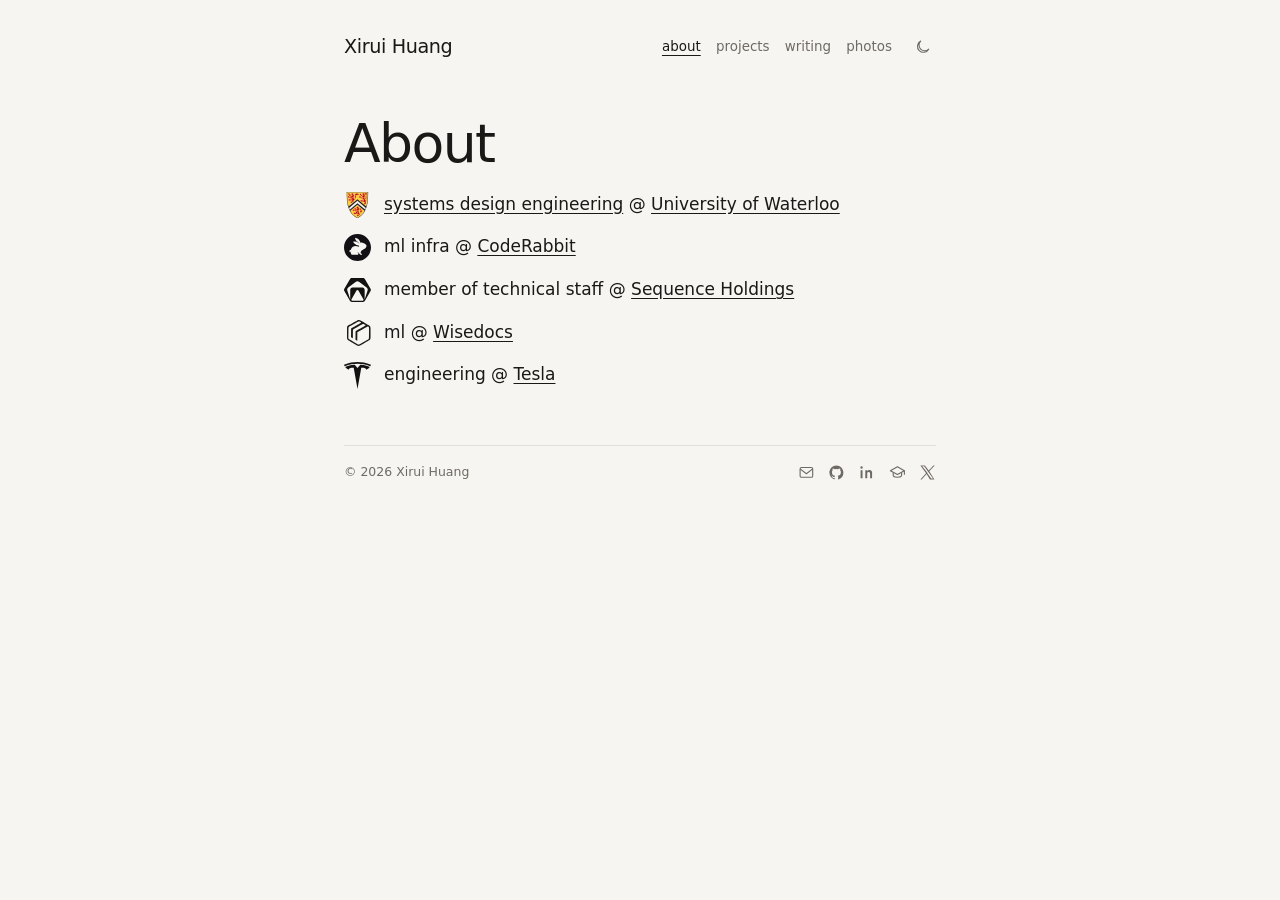
<file: index.html>
<!DOCTYPE html>
<html lang="en">
<head>
<meta charset="UTF-8">
<meta name="viewport" content="width=device-width, initial-scale=1">
<title>Xirui Huang</title>
<meta name="description" content="Xirui Huang. Systems Design Engineering at Waterloo. CodeRabbit, Sequence Holdings, Wisedocs, Tesla.">
<link rel="icon" href="favicon.svg" type="image/svg+xml">
<script src="theme.js"></script>
<link rel="stylesheet" href="styles.css">
</head>
<body>
<div class="wrap">
  <header class="top">
    <a class="brand" href="index.html">Xirui Huang</a>
    <div class="bar">
    <nav aria-label="Pages">
      <a href="index.html" aria-current="page">about</a>
      <a href="projects.html">projects</a>
      <a href="writing.html">writing</a>
      <a href="photos.html">photos</a>
    </nav>
      <button class="theme" type="button" aria-label="Switch to dark mode">
        <svg class="icon-moon" viewBox="0 0 24 24" fill="none" stroke="currentColor" stroke-width="1.6" stroke-linecap="round" stroke-linejoin="round" aria-hidden="true"><path d="M21 14.5A8.5 8.5 0 1 1 9.5 3a7 7 0 0 0 11.5 11.5z"/></svg>
        <svg class="icon-sun" viewBox="0 0 24 24" fill="none" stroke="currentColor" stroke-width="1.6" stroke-linecap="round" aria-hidden="true"><circle cx="12" cy="12" r="4"/><path d="M12 2.5v2.2M12 19.3v2.2M4.8 4.8l1.6 1.6M17.6 17.6l1.6 1.6M2.5 12h2.2M19.3 12h2.2M4.8 19.2l1.6-1.6M17.6 6.4l1.6-1.6"/></svg>
      </button>
    </div>
  </header>

  <main>
    <h1>About</h1>
    <ul class="facts">
      <li>
        <img class="logo logo-uw" src="logos/waterloo.svg" alt="">
        <span><a href="https://uwaterloo.ca/systems-design-engineering/" target="_blank" rel="noopener noreferrer">systems design engineering</a> @ <a href="https://uwaterloo.ca/" target="_blank" rel="noopener noreferrer">University of Waterloo</a></span>
      </li>
      <li>
        <img class="logo" src="logos/coderabbit.svg" alt="">
        <span>ml infra @ <a href="https://www.coderabbit.ai/" target="_blank" rel="noopener noreferrer">CodeRabbit</a></span>
      </li>
      <li>
        <img class="logo" src="logos/sequence.svg" alt="">
        <span>member of technical staff @ <a href="https://seqholdings.com/" target="_blank" rel="noopener noreferrer">Sequence Holdings</a></span>
      </li>
      <li>
        <img class="logo" src="logos/wisedocs.svg" alt="">
        <span>ml @ <a href="https://www.wisedocs.ai/" target="_blank" rel="noopener noreferrer">Wisedocs</a></span>
      </li>
      <li>
        <img class="logo" src="logos/tesla.svg" alt="">
        <span>engineering @ <a href="https://www.tesla.com/" target="_blank" rel="noopener noreferrer">Tesla</a></span>
      </li>
    </ul>
  </main>

  <footer class="foot">
    <p>© 2026 Xirui Huang</p>
    <p class="foot-links">
      <a href="mailto:x36huang@uwaterloo.ca" aria-label="Email"><svg viewBox="0 0 24 24" fill="none" stroke="currentColor" stroke-width="1.6" stroke-linejoin="round" aria-hidden="true"><rect x="3" y="5" width="18" height="14" rx="2"/><path d="M3 7l9 7 9-7"/></svg></a>
      <a href="https://github.com/xrhuang10" target="_blank" rel="noopener noreferrer" aria-label="GitHub"><svg viewBox="0 0 24 24" fill="currentColor" aria-hidden="true"><path d="M12 2C6.48 2 2 6.58 2 12.26c0 4.52 2.87 8.35 6.84 9.7.5.1.68-.22.68-.48 0-.24-.01-.87-.01-1.7-2.78.62-3.37-1.37-3.37-1.37-.45-1.18-1.11-1.5-1.11-1.5-.91-.64.07-.63.07-.63 1 .07 1.53 1.06 1.53 1.06.9 1.57 2.36 1.12 2.94.86.09-.67.35-1.12.63-1.38-2.22-.26-4.55-1.14-4.55-5.07 0-1.12.39-2.03 1.03-2.75-.1-.26-.45-1.3.1-2.71 0 0 .84-.27 2.75 1.05a9.3 9.3 0 0 1 5 0c1.91-1.32 2.75-1.05 2.75-1.05.55 1.41.2 2.45.1 2.71.64.72 1.03 1.63 1.03 2.75 0 3.94-2.34 4.8-4.57 5.06.36.32.68.94.68 1.9 0 1.37-.01 2.48-.01 2.81 0 .27.18.59.69.48A10.04 10.04 0 0 0 22 12.26C22 6.58 17.52 2 12 2z"/></svg></a>
      <a href="https://linkedin.com/in/xrhuang10" target="_blank" rel="noopener noreferrer" aria-label="LinkedIn"><svg viewBox="0 0 24 24" fill="currentColor" aria-hidden="true"><path d="M6.5 9H3.7v11.3h2.8V9zM5.1 3.3a1.7 1.7 0 1 0 0 3.4 1.7 1.7 0 0 0 0-3.4zM20.3 13.4c0-3.2-1.7-4.7-4-4.7-1.8 0-2.6 1-3.1 1.7V9H10.4c0 1.8 0 11.3 0 11.3h2.8v-6.3c0-.3 0-.7.1-1 .3-.7.9-1.4 2-1.4 1.4 0 2 1.1 2 2.6v6.1h2.8v-6.9z"/></svg></a>
      <a href="https://scholar.google.com/citations?user=DcIPppQAAAAJ&hl=en" target="_blank" rel="noopener noreferrer" aria-label="Google Scholar"><svg viewBox="0 0 24 24" fill="none" stroke="currentColor" stroke-width="1.6" stroke-linejoin="round" aria-hidden="true"><path d="M2 9.5 12 4l10 5.5-10 5.5L2 9.5z"/><path d="M6 12v4.2c0 1.3 2.7 2.8 6 2.8s6-1.5 6-2.8V12"/><path d="M22 9.5v6"/></svg></a>
      <a href="https://x.com/xrhuang10" target="_blank" rel="noopener noreferrer" aria-label="X"><svg viewBox="0 0 24 24" fill="currentColor" aria-hidden="true"><path d="M14.7 10.3 22.4 2h-1.8l-6.7 7.2L8.4 2H2l8.1 11.1L2 22h1.8l7.1-7.6L15.6 22H22l-7.3-11.7zm-2.5 2.7-.8-1.1L4.5 3.3h2.8l5.2 7 .8 1.1 6.8 9.3h-2.8l-5.5-7.7z"/></svg></a>
    </p>
  </footer>
</div>
</body>
</html>
</file>
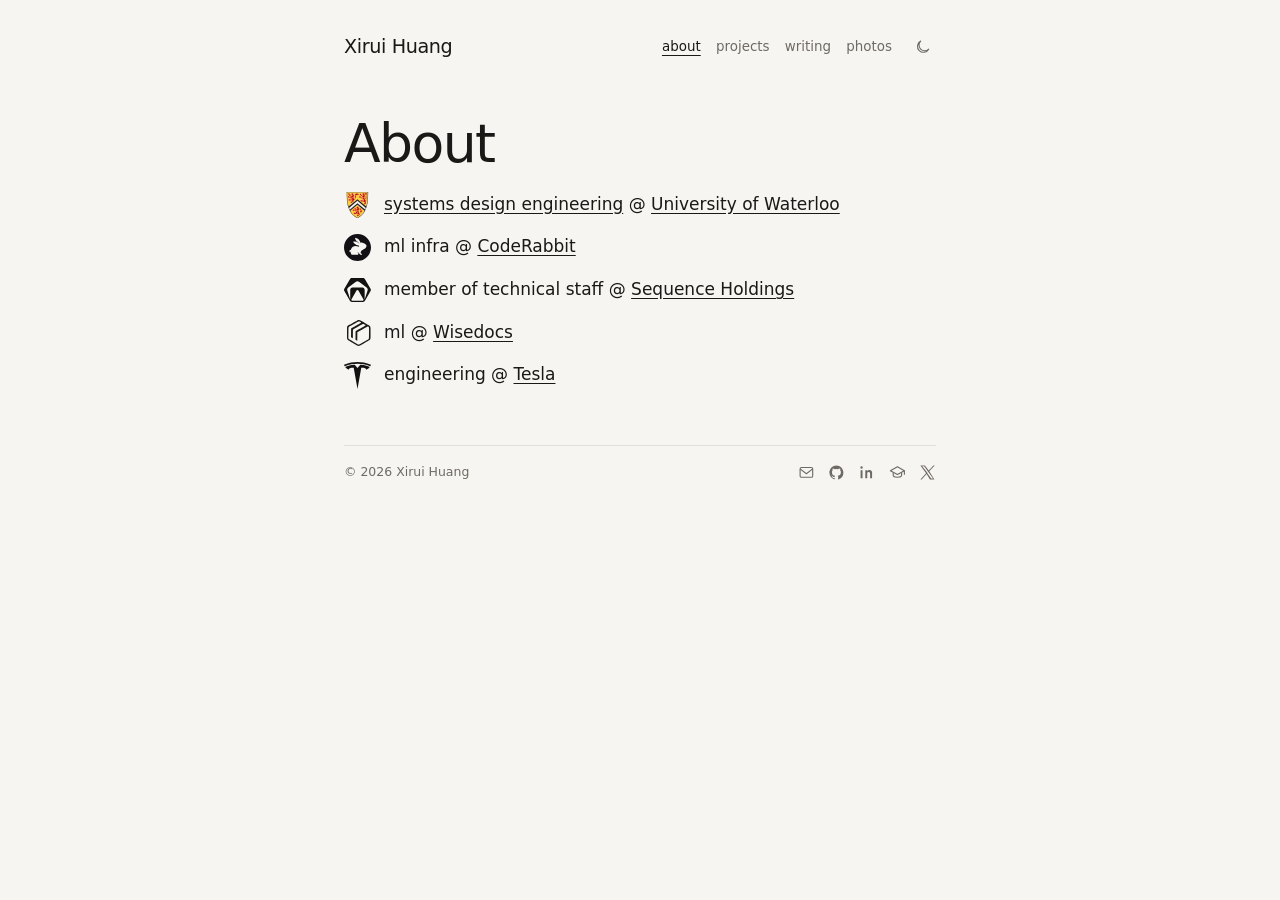
<file: about.html>
<!DOCTYPE html>
<html lang="en">
<head>
<meta charset="UTF-8">
<meta http-equiv="refresh" content="0; url=/">
<link rel="canonical" href="/">
<title>Xirui Huang</title>
<script>location.replace("/")</script>
</head>
<body>
<p><a href="/">Home</a></p>
</body>
</html>
</file>
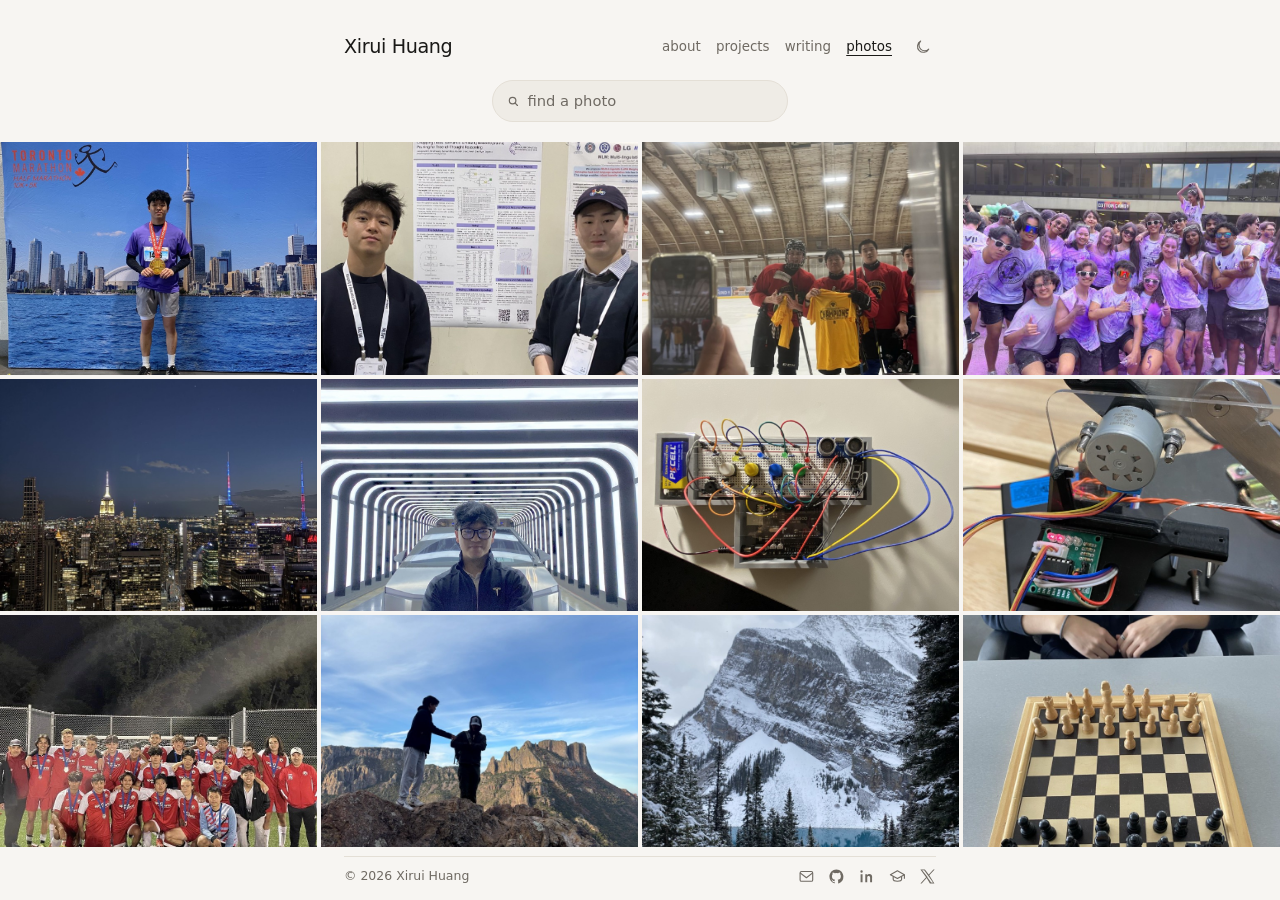
<file: photos.html>
<!DOCTYPE html>
<html lang="en">
<head>
<meta charset="UTF-8">
<meta name="viewport" content="width=device-width, initial-scale=1">
<title>Photos · Xirui Huang</title>
<meta name="description" content="Photos from school, work, and time off.">
<link rel="icon" href="favicon.svg" type="image/svg+xml">
<script src="theme.js"></script>
<link rel="stylesheet" href="styles.css">
</head>
<body class="sheet">
<div class="wrap">
  <header class="top">
    <a class="brand" href="index.html">Xirui Huang</a>
    <div class="bar">
    <nav aria-label="Pages">
      <a href="index.html">about</a>
      <a href="projects.html">projects</a>
      <a href="writing.html">writing</a>
      <a href="photos.html" aria-current="page">photos</a>
    </nav>
      <button class="theme" type="button" aria-label="Switch to dark mode">
        <svg class="icon-moon" viewBox="0 0 24 24" fill="none" stroke="currentColor" stroke-width="1.6" stroke-linecap="round" stroke-linejoin="round" aria-hidden="true"><path d="M21 14.5A8.5 8.5 0 1 1 9.5 3a7 7 0 0 0 11.5 11.5z"/></svg>
        <svg class="icon-sun" viewBox="0 0 24 24" fill="none" stroke="currentColor" stroke-width="1.6" stroke-linecap="round" aria-hidden="true"><circle cx="12" cy="12" r="4"/><path d="M12 2.5v2.2M12 19.3v2.2M4.8 4.8l1.6 1.6M17.6 17.6l1.6 1.6M2.5 12h2.2M19.3 12h2.2M4.8 19.2l1.6-1.6M17.6 6.4l1.6-1.6"/></svg>
      </button>
    </div>
  </header>

  <main>
    <h1 class="visually-hidden">Photos</h1>
    <form class="finder" role="search">
      <svg class="finder-mark" viewBox="0 0 16 16" fill="none" stroke="currentColor" stroke-width="1.5" stroke-linecap="round" aria-hidden="true"><circle cx="7" cy="7" r="4.1"/><path d="M10.2 10.2 13.1 13.1"/></svg>
      <input id="photo-query" type="search" placeholder="find a photo" aria-label="Search photos" autocomplete="off" autocapitalize="off" spellcheck="false" enterkeyhint="search">
      <p class="finder-status visually-hidden" role="status" aria-live="polite"></p>
    </form>
    <div class="photos" id="photo-grid">
      <figure class="wide" data-id="marathon">
        <img src="assets/gallery-hero.png" alt="Toronto Marathon">
        <figcaption>Toronto Marathon</figcaption>
      </figure>
      <figure data-id="neurips">
        <img src="assets/photo-10-neurips.png" alt="Poster at a NeurIPS workshop">
        <figcaption>NeurIPS workshop</figcaption>
      </figure>
      <figure data-id="hockey">
        <img src="assets/photo-04-ice.png" alt="Intramural hockey">
        <figcaption>Hockey</figcaption>
      </figure>
      <figure class="wide" data-id="waterloo">
        <img src="assets/photo-02-campus.png" alt="Engineering students at Waterloo, covered in purple powder">
        <figcaption>Waterloo</figcaption>
      </figure>
      <figure data-id="nyc">
        <img src="assets/gallery-nyc.png" alt="New York at night">
        <figcaption>New York</figcaption>
      </figure>
      <figure data-id="austin">
        <img src="assets/gallery-tesla-austin.png" alt="Cybertruck in Austin">
        <figcaption>Austin</figcaption>
      </figure>
      <figure data-id="breadboard">
        <img src="assets/gallery-reading.png" alt="Breadboard wired to an Arduino">
        <figcaption>Breadboard</figcaption>
      </figure>
      <figure data-id="hackathon">
        <img src="assets/gallery-hackathon.png" alt="Hackathon build">
        <figcaption>Hackathon</figcaption>
      </figure>
      <figure class="wide" data-id="soccer">
        <img src="assets/gallery-hoops.png" alt="Soccer team with medals">
        <figcaption>Soccer</figcaption>
      </figure>
      <figure class="wide" data-id="summit">
        <img src="assets/photo-05-summit.png" alt="Summit hike">
        <figcaption>A hike that seemed like a good idea</figcaption>
      </figure>
      <figure data-id="trail">
        <img src="assets/gallery-trail.png" alt="Trail">
        <figcaption>Trail</figcaption>
      </figure>
      <figure data-id="chess">
        <img src="assets/hobby-chess.png" alt="Chess">
        <figcaption>Chess</figcaption>
      </figure>
    </div>
  </main>

  <footer class="foot">
    <p>© 2026 Xirui Huang</p>
    <p class="foot-links">
      <a href="mailto:x36huang@uwaterloo.ca" aria-label="Email"><svg viewBox="0 0 24 24" fill="none" stroke="currentColor" stroke-width="1.6" stroke-linejoin="round" aria-hidden="true"><rect x="3" y="5" width="18" height="14" rx="2"/><path d="M3 7l9 7 9-7"/></svg></a>
      <a href="https://github.com/xrhuang10" target="_blank" rel="noopener noreferrer" aria-label="GitHub"><svg viewBox="0 0 24 24" fill="currentColor" aria-hidden="true"><path d="M12 2C6.48 2 2 6.58 2 12.26c0 4.52 2.87 8.35 6.84 9.7.5.1.68-.22.68-.48 0-.24-.01-.87-.01-1.7-2.78.62-3.37-1.37-3.37-1.37-.45-1.18-1.11-1.5-1.11-1.5-.91-.64.07-.63.07-.63 1 .07 1.53 1.06 1.53 1.06.9 1.57 2.36 1.12 2.94.86.09-.67.35-1.12.63-1.38-2.22-.26-4.55-1.14-4.55-5.07 0-1.12.39-2.03 1.03-2.75-.1-.26-.45-1.3.1-2.71 0 0 .84-.27 2.75 1.05a9.3 9.3 0 0 1 5 0c1.91-1.32 2.75-1.05 2.75-1.05.55 1.41.2 2.45.1 2.71.64.72 1.03 1.63 1.03 2.75 0 3.94-2.34 4.8-4.57 5.06.36.32.68.94.68 1.9 0 1.37-.01 2.48-.01 2.81 0 .27.18.59.69.48A10.04 10.04 0 0 0 22 12.26C22 6.58 17.52 2 12 2z"/></svg></a>
      <a href="https://linkedin.com/in/xrhuang10" target="_blank" rel="noopener noreferrer" aria-label="LinkedIn"><svg viewBox="0 0 24 24" fill="currentColor" aria-hidden="true"><path d="M6.5 9H3.7v11.3h2.8V9zM5.1 3.3a1.7 1.7 0 1 0 0 3.4 1.7 1.7 0 0 0 0-3.4zM20.3 13.4c0-3.2-1.7-4.7-4-4.7-1.8 0-2.6 1-3.1 1.7V9H10.4c0 1.8 0 11.3 0 11.3h2.8v-6.3c0-.3 0-.7.1-1 .3-.7.9-1.4 2-1.4 1.4 0 2 1.1 2 2.6v6.1h2.8v-6.9z"/></svg></a>
      <a href="https://scholar.google.com/citations?user=DcIPppQAAAAJ&hl=en" target="_blank" rel="noopener noreferrer" aria-label="Google Scholar"><svg viewBox="0 0 24 24" fill="none" stroke="currentColor" stroke-width="1.6" stroke-linejoin="round" aria-hidden="true"><path d="M2 9.5 12 4l10 5.5-10 5.5L2 9.5z"/><path d="M6 12v4.2c0 1.3 2.7 2.8 6 2.8s6-1.5 6-2.8V12"/><path d="M22 9.5v6"/></svg></a>
      <a href="https://x.com/xrhuang10" target="_blank" rel="noopener noreferrer" aria-label="X"><svg viewBox="0 0 24 24" fill="currentColor" aria-hidden="true"><path d="M14.7 10.3 22.4 2h-1.8l-6.7 7.2L8.4 2H2l8.1 11.1L2 22h1.8l7.1-7.6L15.6 22H22l-7.3-11.7zm-2.5 2.7-.8-1.1L4.5 3.3h2.8l5.2 7 .8 1.1 6.8 9.3h-2.8l-5.5-7.7z"/></svg></a>
    </p>
  </footer>
</div>
<script type="module" src="search.js"></script>
</body>
</html>
</file>
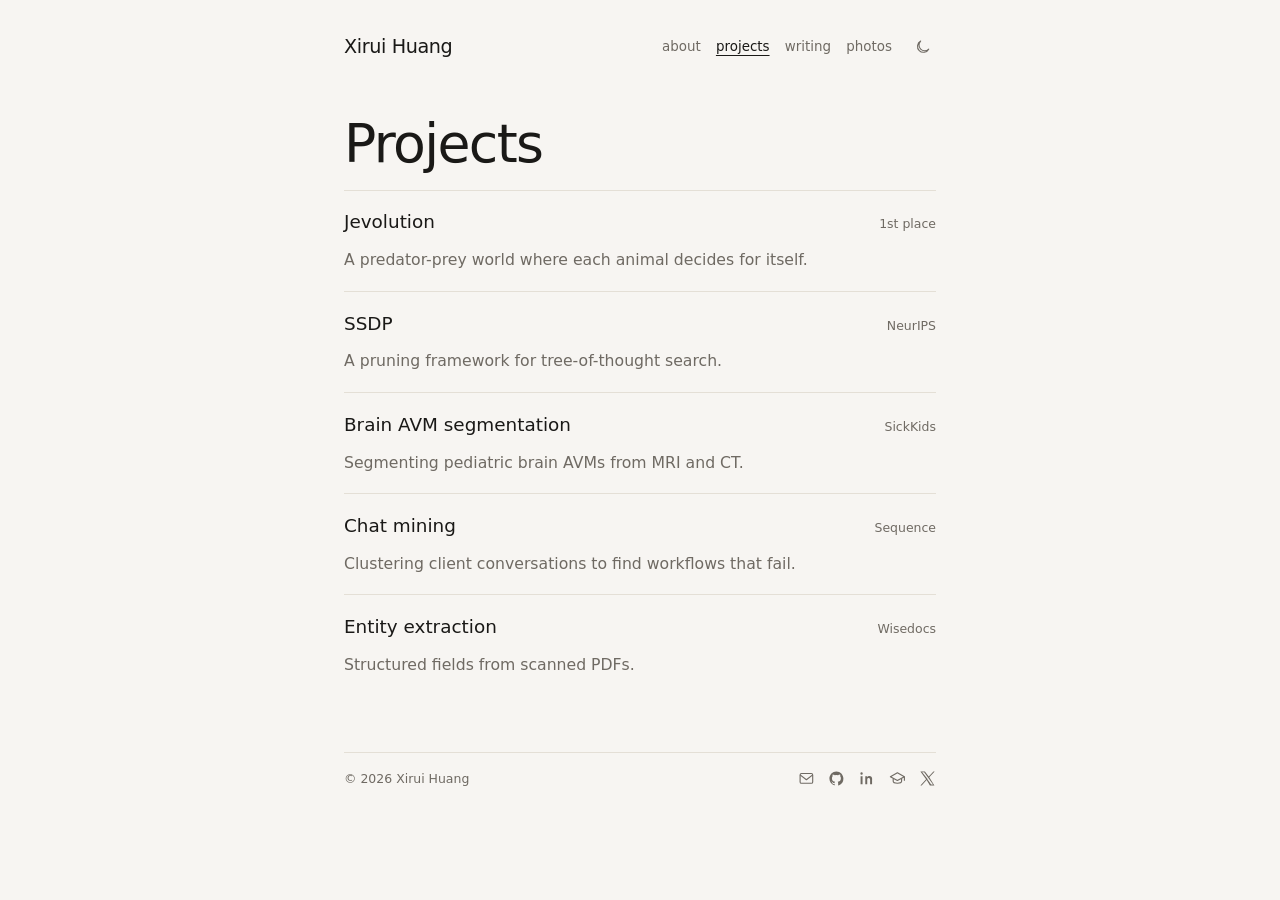
<file: projects.html>
<!DOCTYPE html>
<html lang="en">
<head>
<meta charset="UTF-8">
<meta name="viewport" content="width=device-width, initial-scale=1">
<title>Projects · Xirui Huang</title>
<meta name="description" content="Selected projects and research by Xirui Huang.">
<link rel="icon" href="favicon.svg" type="image/svg+xml">
<script src="theme.js"></script>
<link rel="stylesheet" href="styles.css">
</head>
<body>
<div class="wrap">
  <header class="top">
    <a class="brand" href="index.html">Xirui Huang</a>
    <div class="bar">
    <nav aria-label="Pages">
      <a href="index.html">about</a>
      <a href="projects.html" aria-current="page">projects</a>
      <a href="writing.html">writing</a>
      <a href="photos.html">photos</a>
    </nav>
      <button class="theme" type="button" aria-label="Switch to dark mode">
        <svg class="icon-moon" viewBox="0 0 24 24" fill="none" stroke="currentColor" stroke-width="1.6" stroke-linecap="round" stroke-linejoin="round" aria-hidden="true"><path d="M21 14.5A8.5 8.5 0 1 1 9.5 3a7 7 0 0 0 11.5 11.5z"/></svg>
        <svg class="icon-sun" viewBox="0 0 24 24" fill="none" stroke="currentColor" stroke-width="1.6" stroke-linecap="round" aria-hidden="true"><circle cx="12" cy="12" r="4"/><path d="M12 2.5v2.2M12 19.3v2.2M4.8 4.8l1.6 1.6M17.6 17.6l1.6 1.6M2.5 12h2.2M19.3 12h2.2M4.8 19.2l1.6-1.6M17.6 6.4l1.6-1.6"/></svg>
      </button>
    </div>
  </header>

  <main>
    <h1>Projects</h1>
    <ul class="index">
      <li>
        <a class="row" href="projects/jevolution.html">
          <span class="line">
            <span class="title">Jevolution</span>
            <span class="date">1st place</span>
          </span>
          <span class="dek">A predator-prey world where each animal decides for itself.</span>
        </a>
      </li>
      <li>
        <a class="row" href="projects/ssdp.html">
          <span class="line">
            <span class="title">SSDP</span>
            <span class="date">NeurIPS</span>
          </span>
          <span class="dek">A pruning framework for tree-of-thought search.</span>
        </a>
      </li>
      <li>
        <a class="row" href="projects/avm.html">
          <span class="line">
            <span class="title">Brain AVM segmentation</span>
            <span class="date">SickKids</span>
          </span>
          <span class="dek">Segmenting pediatric brain AVMs from MRI and CT.</span>
        </a>
      </li>
      <li>
        <a class="row" href="projects/chat-mining.html">
          <span class="line">
            <span class="title">Chat mining</span>
            <span class="date">Sequence</span>
          </span>
          <span class="dek">Clustering client conversations to find workflows that fail.</span>
        </a>
      </li>
      <li>
        <a class="row" href="projects/entity-extraction.html">
          <span class="line">
            <span class="title">Entity extraction</span>
            <span class="date">Wisedocs</span>
          </span>
          <span class="dek">Structured fields from scanned PDFs.</span>
        </a>
      </li>
    </ul>
  </main>

  <footer class="foot">
    <p>© 2026 Xirui Huang</p>
    <p class="foot-links">
      <a href="mailto:x36huang@uwaterloo.ca" aria-label="Email"><svg viewBox="0 0 24 24" fill="none" stroke="currentColor" stroke-width="1.6" stroke-linejoin="round" aria-hidden="true"><rect x="3" y="5" width="18" height="14" rx="2"/><path d="M3 7l9 7 9-7"/></svg></a>
      <a href="https://github.com/xrhuang10" target="_blank" rel="noopener noreferrer" aria-label="GitHub"><svg viewBox="0 0 24 24" fill="currentColor" aria-hidden="true"><path d="M12 2C6.48 2 2 6.58 2 12.26c0 4.52 2.87 8.35 6.84 9.7.5.1.68-.22.68-.48 0-.24-.01-.87-.01-1.7-2.78.62-3.37-1.37-3.37-1.37-.45-1.18-1.11-1.5-1.11-1.5-.91-.64.07-.63.07-.63 1 .07 1.53 1.06 1.53 1.06.9 1.57 2.36 1.12 2.94.86.09-.67.35-1.12.63-1.38-2.22-.26-4.55-1.14-4.55-5.07 0-1.12.39-2.03 1.03-2.75-.1-.26-.45-1.3.1-2.71 0 0 .84-.27 2.75 1.05a9.3 9.3 0 0 1 5 0c1.91-1.32 2.75-1.05 2.75-1.05.55 1.41.2 2.45.1 2.71.64.72 1.03 1.63 1.03 2.75 0 3.94-2.34 4.8-4.57 5.06.36.32.68.94.68 1.9 0 1.37-.01 2.48-.01 2.81 0 .27.18.59.69.48A10.04 10.04 0 0 0 22 12.26C22 6.58 17.52 2 12 2z"/></svg></a>
      <a href="https://linkedin.com/in/xrhuang10" target="_blank" rel="noopener noreferrer" aria-label="LinkedIn"><svg viewBox="0 0 24 24" fill="currentColor" aria-hidden="true"><path d="M6.5 9H3.7v11.3h2.8V9zM5.1 3.3a1.7 1.7 0 1 0 0 3.4 1.7 1.7 0 0 0 0-3.4zM20.3 13.4c0-3.2-1.7-4.7-4-4.7-1.8 0-2.6 1-3.1 1.7V9H10.4c0 1.8 0 11.3 0 11.3h2.8v-6.3c0-.3 0-.7.1-1 .3-.7.9-1.4 2-1.4 1.4 0 2 1.1 2 2.6v6.1h2.8v-6.9z"/></svg></a>
      <a href="https://scholar.google.com/citations?user=DcIPppQAAAAJ&hl=en" target="_blank" rel="noopener noreferrer" aria-label="Google Scholar"><svg viewBox="0 0 24 24" fill="none" stroke="currentColor" stroke-width="1.6" stroke-linejoin="round" aria-hidden="true"><path d="M2 9.5 12 4l10 5.5-10 5.5L2 9.5z"/><path d="M6 12v4.2c0 1.3 2.7 2.8 6 2.8s6-1.5 6-2.8V12"/><path d="M22 9.5v6"/></svg></a>
      <a href="https://x.com/xrhuang10" target="_blank" rel="noopener noreferrer" aria-label="X"><svg viewBox="0 0 24 24" fill="currentColor" aria-hidden="true"><path d="M14.7 10.3 22.4 2h-1.8l-6.7 7.2L8.4 2H2l8.1 11.1L2 22h1.8l7.1-7.6L15.6 22H22l-7.3-11.7zm-2.5 2.7-.8-1.1L4.5 3.3h2.8l5.2 7 .8 1.1 6.8 9.3h-2.8l-5.5-7.7z"/></svg></a>
    </p>
  </footer>
</div>
</body>
</html>
</file>
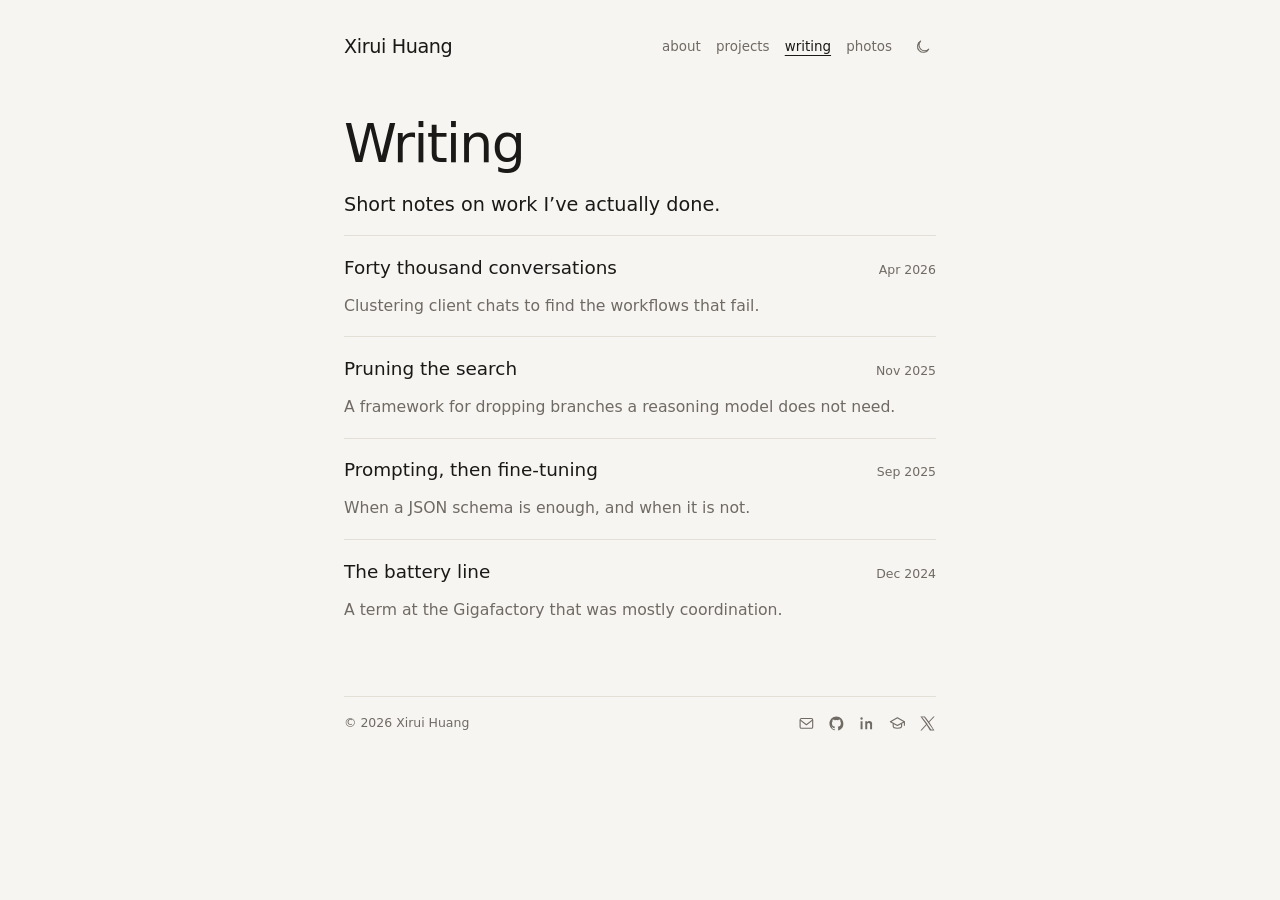
<file: writing.html>
<!DOCTYPE html>
<html lang="en">
<head>
<meta charset="UTF-8">
<meta name="viewport" content="width=device-width, initial-scale=1">
<title>Writing · Xirui Huang</title>
<meta name="description" content="Short notes by Xirui Huang on research and co-op work.">
<link rel="icon" href="favicon.svg" type="image/svg+xml">
<script src="theme.js"></script>
<link rel="stylesheet" href="styles.css">
</head>
<body>
<div class="wrap">
  <header class="top">
    <a class="brand" href="index.html">Xirui Huang</a>
    <div class="bar">
    <nav aria-label="Pages">
      <a href="index.html">about</a>
      <a href="projects.html">projects</a>
      <a href="writing.html" aria-current="page">writing</a>
      <a href="photos.html">photos</a>
    </nav>
      <button class="theme" type="button" aria-label="Switch to dark mode">
        <svg class="icon-moon" viewBox="0 0 24 24" fill="none" stroke="currentColor" stroke-width="1.6" stroke-linecap="round" stroke-linejoin="round" aria-hidden="true"><path d="M21 14.5A8.5 8.5 0 1 1 9.5 3a7 7 0 0 0 11.5 11.5z"/></svg>
        <svg class="icon-sun" viewBox="0 0 24 24" fill="none" stroke="currentColor" stroke-width="1.6" stroke-linecap="round" aria-hidden="true"><circle cx="12" cy="12" r="4"/><path d="M12 2.5v2.2M12 19.3v2.2M4.8 4.8l1.6 1.6M17.6 17.6l1.6 1.6M2.5 12h2.2M19.3 12h2.2M4.8 19.2l1.6-1.6M17.6 6.4l1.6-1.6"/></svg>
      </button>
    </div>
  </header>

  <main>
    <h1>Writing</h1>
    <p class="lede">Short notes on work I’ve actually done.</p>
    <ul class="index">
      <li>
        <a class="row" href="writing/conversations.html">
          <span class="line">
            <span class="title">Forty thousand conversations</span>
            <span class="date">Apr 2026</span>
          </span>
          <span class="dek">Clustering client chats to find the workflows that fail.</span>
        </a>
      </li>
      <li>
        <a class="row" href="writing/pruning.html">
          <span class="line">
            <span class="title">Pruning the search</span>
            <span class="date">Nov 2025</span>
          </span>
          <span class="dek">A framework for dropping branches a reasoning model does not need.</span>
        </a>
      </li>
      <li>
        <a class="row" href="writing/fine-tuning.html">
          <span class="line">
            <span class="title">Prompting, then fine-tuning</span>
            <span class="date">Sep 2025</span>
          </span>
          <span class="dek">When a JSON schema is enough, and when it is not.</span>
        </a>
      </li>
      <li>
        <a class="row" href="writing/battery-line.html">
          <span class="line">
            <span class="title">The battery line</span>
            <span class="date">Dec 2024</span>
          </span>
          <span class="dek">A term at the Gigafactory that was mostly coordination.</span>
        </a>
      </li>
    </ul>
  </main>

  <footer class="foot">
    <p>© 2026 Xirui Huang</p>
    <p class="foot-links">
      <a href="mailto:x36huang@uwaterloo.ca" aria-label="Email"><svg viewBox="0 0 24 24" fill="none" stroke="currentColor" stroke-width="1.6" stroke-linejoin="round" aria-hidden="true"><rect x="3" y="5" width="18" height="14" rx="2"/><path d="M3 7l9 7 9-7"/></svg></a>
      <a href="https://github.com/xrhuang10" target="_blank" rel="noopener noreferrer" aria-label="GitHub"><svg viewBox="0 0 24 24" fill="currentColor" aria-hidden="true"><path d="M12 2C6.48 2 2 6.58 2 12.26c0 4.52 2.87 8.35 6.84 9.7.5.1.68-.22.68-.48 0-.24-.01-.87-.01-1.7-2.78.62-3.37-1.37-3.37-1.37-.45-1.18-1.11-1.5-1.11-1.5-.91-.64.07-.63.07-.63 1 .07 1.53 1.06 1.53 1.06.9 1.57 2.36 1.12 2.94.86.09-.67.35-1.12.63-1.38-2.22-.26-4.55-1.14-4.55-5.07 0-1.12.39-2.03 1.03-2.75-.1-.26-.45-1.3.1-2.71 0 0 .84-.27 2.75 1.05a9.3 9.3 0 0 1 5 0c1.91-1.32 2.75-1.05 2.75-1.05.55 1.41.2 2.45.1 2.71.64.72 1.03 1.63 1.03 2.75 0 3.94-2.34 4.8-4.57 5.06.36.32.68.94.68 1.9 0 1.37-.01 2.48-.01 2.81 0 .27.18.59.69.48A10.04 10.04 0 0 0 22 12.26C22 6.58 17.52 2 12 2z"/></svg></a>
      <a href="https://linkedin.com/in/xrhuang10" target="_blank" rel="noopener noreferrer" aria-label="LinkedIn"><svg viewBox="0 0 24 24" fill="currentColor" aria-hidden="true"><path d="M6.5 9H3.7v11.3h2.8V9zM5.1 3.3a1.7 1.7 0 1 0 0 3.4 1.7 1.7 0 0 0 0-3.4zM20.3 13.4c0-3.2-1.7-4.7-4-4.7-1.8 0-2.6 1-3.1 1.7V9H10.4c0 1.8 0 11.3 0 11.3h2.8v-6.3c0-.3 0-.7.1-1 .3-.7.9-1.4 2-1.4 1.4 0 2 1.1 2 2.6v6.1h2.8v-6.9z"/></svg></a>
      <a href="https://scholar.google.com/citations?user=DcIPppQAAAAJ&hl=en" target="_blank" rel="noopener noreferrer" aria-label="Google Scholar"><svg viewBox="0 0 24 24" fill="none" stroke="currentColor" stroke-width="1.6" stroke-linejoin="round" aria-hidden="true"><path d="M2 9.5 12 4l10 5.5-10 5.5L2 9.5z"/><path d="M6 12v4.2c0 1.3 2.7 2.8 6 2.8s6-1.5 6-2.8V12"/><path d="M22 9.5v6"/></svg></a>
      <a href="https://x.com/xrhuang10" target="_blank" rel="noopener noreferrer" aria-label="X"><svg viewBox="0 0 24 24" fill="currentColor" aria-hidden="true"><path d="M14.7 10.3 22.4 2h-1.8l-6.7 7.2L8.4 2H2l8.1 11.1L2 22h1.8l7.1-7.6L15.6 22H22l-7.3-11.7zm-2.5 2.7-.8-1.1L4.5 3.3h2.8l5.2 7 .8 1.1 6.8 9.3h-2.8l-5.5-7.7z"/></svg></a>
    </p>
  </footer>
</div>
</body>
</html>
</file>
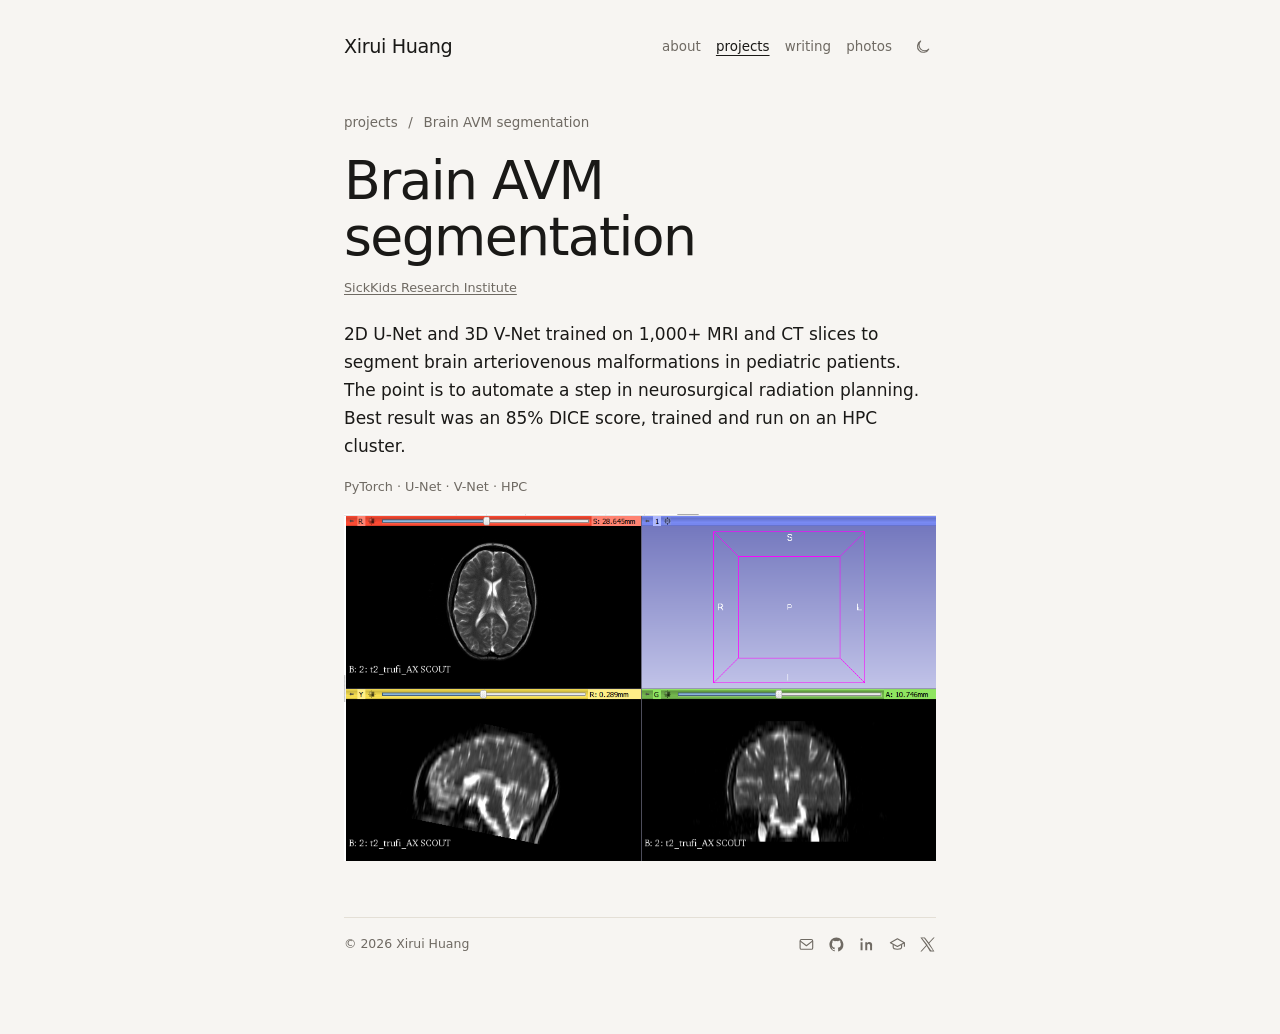
<file: projects/avm.html>
<!DOCTYPE html>
<html lang="en">
<head>
<meta charset="UTF-8">
<meta name="viewport" content="width=device-width, initial-scale=1">
<title>Brain AVM segmentation · Xirui Huang</title>
<meta name="description" content="Segmenting pediatric brain AVMs from MRI and CT.">
<link rel="icon" href="../favicon.svg" type="image/svg+xml">
<script src="../theme.js"></script>
<link rel="stylesheet" href="../styles.css">
</head>
<body>
<div class="wrap">
  <header class="top">
    <a class="brand" href="../index.html">Xirui Huang</a>
    <div class="bar">
    <nav aria-label="Pages">
      <a href="../index.html">about</a>
      <a href="../projects.html" aria-current="page">projects</a>
      <a href="../writing.html">writing</a>
      <a href="../photos.html">photos</a>
    </nav>
      <button class="theme" type="button" aria-label="Switch to dark mode">
        <svg class="icon-moon" viewBox="0 0 24 24" fill="none" stroke="currentColor" stroke-width="1.6" stroke-linecap="round" stroke-linejoin="round" aria-hidden="true"><path d="M21 14.5A8.5 8.5 0 1 1 9.5 3a7 7 0 0 0 11.5 11.5z"/></svg>
        <svg class="icon-sun" viewBox="0 0 24 24" fill="none" stroke="currentColor" stroke-width="1.6" stroke-linecap="round" aria-hidden="true"><circle cx="12" cy="12" r="4"/><path d="M12 2.5v2.2M12 19.3v2.2M4.8 4.8l1.6 1.6M17.6 17.6l1.6 1.6M2.5 12h2.2M19.3 12h2.2M4.8 19.2l1.6-1.6M17.6 6.4l1.6-1.6"/></svg>
      </button>
    </div>
  </header>

  <main>
    <p class="crumb"><a href="../projects.html">projects</a> <span aria-hidden="true">/</span> Brain AVM segmentation</p>
    <article>
      <h1>Brain AVM segmentation</h1>
      <p class="dateline"><a href="https://www.sickkids.ca/en/research/" target="_blank" rel="noopener noreferrer">SickKids Research Institute</a></p>
      <p>2D U-Net and 3D V-Net trained on 1,000+ MRI and CT slices to segment brain arteriovenous malformations in pediatric patients. The point is to automate a step in neurosurgical radiation planning. Best result was an 85% DICE score, trained and run on an HPC cluster.</p>
      <p class="tools">PyTorch · U-Net · V-Net · HPC</p>
      <figure class="frame">
        <img src="../assets/proj-avm-mri.png" alt="Brain MRI views used for AVM segmentation">
      </figure>
    </article>
  </main>

  <footer class="foot">
    <p>© 2026 Xirui Huang</p>
    <p class="foot-links">
      <a href="mailto:x36huang@uwaterloo.ca" aria-label="Email"><svg viewBox="0 0 24 24" fill="none" stroke="currentColor" stroke-width="1.6" stroke-linejoin="round" aria-hidden="true"><rect x="3" y="5" width="18" height="14" rx="2"/><path d="M3 7l9 7 9-7"/></svg></a>
      <a href="https://github.com/xrhuang10" target="_blank" rel="noopener noreferrer" aria-label="GitHub"><svg viewBox="0 0 24 24" fill="currentColor" aria-hidden="true"><path d="M12 2C6.48 2 2 6.58 2 12.26c0 4.52 2.87 8.35 6.84 9.7.5.1.68-.22.68-.48 0-.24-.01-.87-.01-1.7-2.78.62-3.37-1.37-3.37-1.37-.45-1.18-1.11-1.5-1.11-1.5-.91-.64.07-.63.07-.63 1 .07 1.53 1.06 1.53 1.06.9 1.57 2.36 1.12 2.94.86.09-.67.35-1.12.63-1.38-2.22-.26-4.55-1.14-4.55-5.07 0-1.12.39-2.03 1.03-2.75-.1-.26-.45-1.3.1-2.71 0 0 .84-.27 2.75 1.05a9.3 9.3 0 0 1 5 0c1.91-1.32 2.75-1.05 2.75-1.05.55 1.41.2 2.45.1 2.71.64.72 1.03 1.63 1.03 2.75 0 3.94-2.34 4.8-4.57 5.06.36.32.68.94.68 1.9 0 1.37-.01 2.48-.01 2.81 0 .27.18.59.69.48A10.04 10.04 0 0 0 22 12.26C22 6.58 17.52 2 12 2z"/></svg></a>
      <a href="https://linkedin.com/in/xrhuang10" target="_blank" rel="noopener noreferrer" aria-label="LinkedIn"><svg viewBox="0 0 24 24" fill="currentColor" aria-hidden="true"><path d="M6.5 9H3.7v11.3h2.8V9zM5.1 3.3a1.7 1.7 0 1 0 0 3.4 1.7 1.7 0 0 0 0-3.4zM20.3 13.4c0-3.2-1.7-4.7-4-4.7-1.8 0-2.6 1-3.1 1.7V9H10.4c0 1.8 0 11.3 0 11.3h2.8v-6.3c0-.3 0-.7.1-1 .3-.7.9-1.4 2-1.4 1.4 0 2 1.1 2 2.6v6.1h2.8v-6.9z"/></svg></a>
      <a href="https://scholar.google.com/citations?user=DcIPppQAAAAJ&hl=en" target="_blank" rel="noopener noreferrer" aria-label="Google Scholar"><svg viewBox="0 0 24 24" fill="none" stroke="currentColor" stroke-width="1.6" stroke-linejoin="round" aria-hidden="true"><path d="M2 9.5 12 4l10 5.5-10 5.5L2 9.5z"/><path d="M6 12v4.2c0 1.3 2.7 2.8 6 2.8s6-1.5 6-2.8V12"/><path d="M22 9.5v6"/></svg></a>
      <a href="https://x.com/xrhuang10" target="_blank" rel="noopener noreferrer" aria-label="X"><svg viewBox="0 0 24 24" fill="currentColor" aria-hidden="true"><path d="M14.7 10.3 22.4 2h-1.8l-6.7 7.2L8.4 2H2l8.1 11.1L2 22h1.8l7.1-7.6L15.6 22H22l-7.3-11.7zm-2.5 2.7-.8-1.1L4.5 3.3h2.8l5.2 7 .8 1.1 6.8 9.3h-2.8l-5.5-7.7z"/></svg></a>
    </p>
  </footer>
</div>
</body>
</html>
</file>
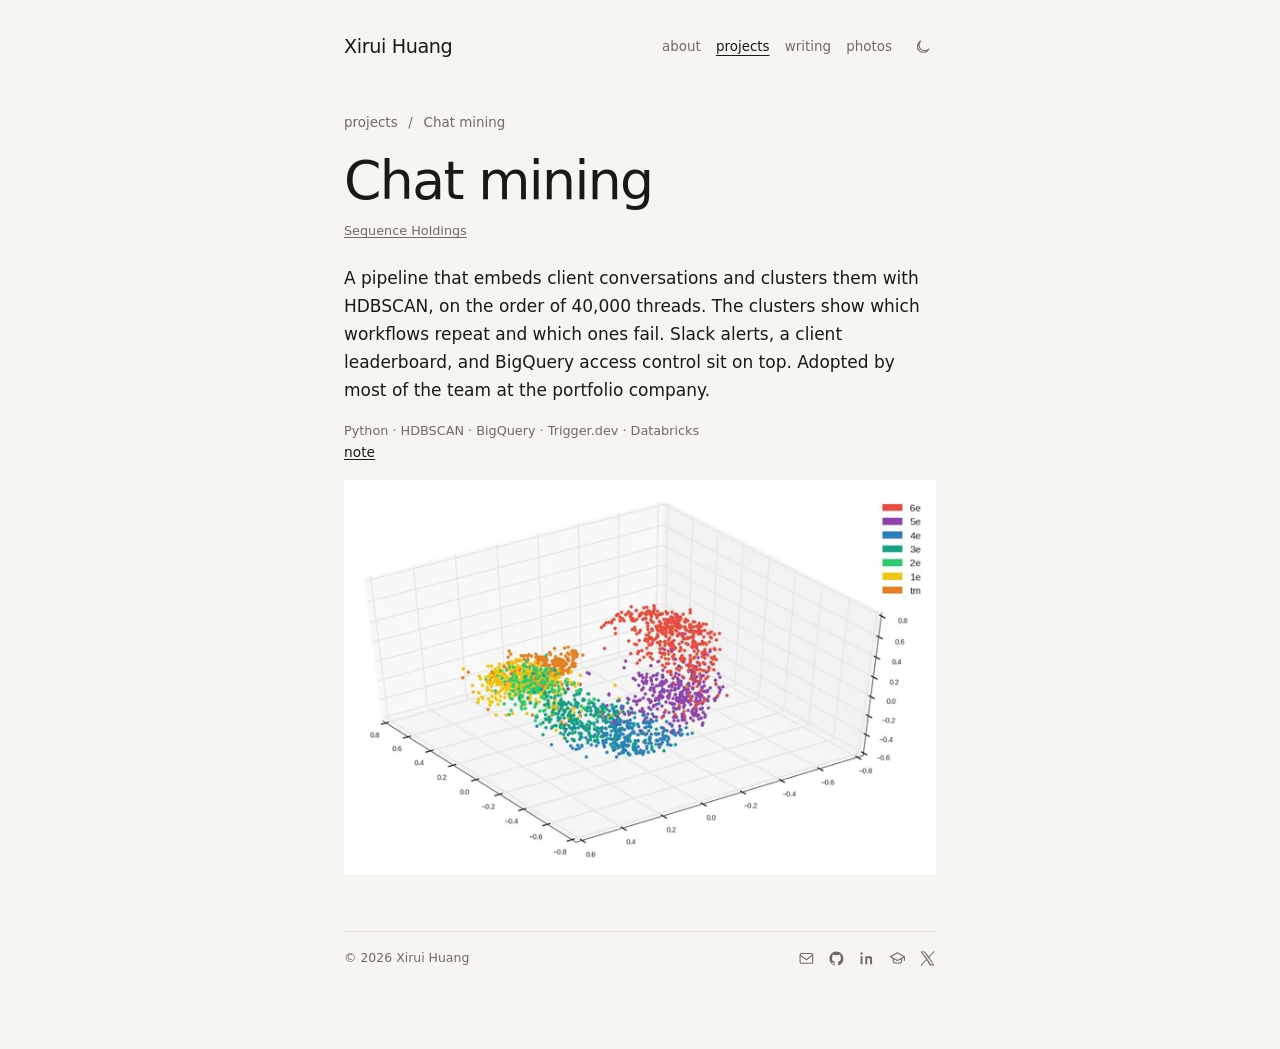
<file: projects/chat-mining.html>
<!DOCTYPE html>
<html lang="en">
<head>
<meta charset="UTF-8">
<meta name="viewport" content="width=device-width, initial-scale=1">
<title>Chat mining · Xirui Huang</title>
<meta name="description" content="Clustering client conversations to find workflows that fail.">
<link rel="icon" href="../favicon.svg" type="image/svg+xml">
<script src="../theme.js"></script>
<link rel="stylesheet" href="../styles.css">
</head>
<body>
<div class="wrap">
  <header class="top">
    <a class="brand" href="../index.html">Xirui Huang</a>
    <div class="bar">
    <nav aria-label="Pages">
      <a href="../index.html">about</a>
      <a href="../projects.html" aria-current="page">projects</a>
      <a href="../writing.html">writing</a>
      <a href="../photos.html">photos</a>
    </nav>
      <button class="theme" type="button" aria-label="Switch to dark mode">
        <svg class="icon-moon" viewBox="0 0 24 24" fill="none" stroke="currentColor" stroke-width="1.6" stroke-linecap="round" stroke-linejoin="round" aria-hidden="true"><path d="M21 14.5A8.5 8.5 0 1 1 9.5 3a7 7 0 0 0 11.5 11.5z"/></svg>
        <svg class="icon-sun" viewBox="0 0 24 24" fill="none" stroke="currentColor" stroke-width="1.6" stroke-linecap="round" aria-hidden="true"><circle cx="12" cy="12" r="4"/><path d="M12 2.5v2.2M12 19.3v2.2M4.8 4.8l1.6 1.6M17.6 17.6l1.6 1.6M2.5 12h2.2M19.3 12h2.2M4.8 19.2l1.6-1.6M17.6 6.4l1.6-1.6"/></svg>
      </button>
    </div>
  </header>

  <main>
    <p class="crumb"><a href="../projects.html">projects</a> <span aria-hidden="true">/</span> Chat mining</p>
    <article>
      <h1>Chat mining</h1>
      <p class="dateline"><a href="https://seqholdings.com/" target="_blank" rel="noopener noreferrer">Sequence Holdings</a></p>
      <p>A pipeline that embeds client conversations and clusters them with HDBSCAN, on the order of 40,000 threads. The clusters show which workflows repeat and which ones fail. Slack alerts, a client leaderboard, and BigQuery access control sit on top. Adopted by most of the team at the portfolio company.</p>
      <p class="tools">Python · HDBSCAN · BigQuery · Trigger.dev · Databricks</p>
      <p class="links"><a href="../writing/conversations.html">note</a></p>
      <figure class="frame">
        <img src="../assets/proj-chat-mining.png" alt="Conversation analytics">
      </figure>
    </article>
  </main>

  <footer class="foot">
    <p>© 2026 Xirui Huang</p>
    <p class="foot-links">
      <a href="mailto:x36huang@uwaterloo.ca" aria-label="Email"><svg viewBox="0 0 24 24" fill="none" stroke="currentColor" stroke-width="1.6" stroke-linejoin="round" aria-hidden="true"><rect x="3" y="5" width="18" height="14" rx="2"/><path d="M3 7l9 7 9-7"/></svg></a>
      <a href="https://github.com/xrhuang10" target="_blank" rel="noopener noreferrer" aria-label="GitHub"><svg viewBox="0 0 24 24" fill="currentColor" aria-hidden="true"><path d="M12 2C6.48 2 2 6.58 2 12.26c0 4.52 2.87 8.35 6.84 9.7.5.1.68-.22.68-.48 0-.24-.01-.87-.01-1.7-2.78.62-3.37-1.37-3.37-1.37-.45-1.18-1.11-1.5-1.11-1.5-.91-.64.07-.63.07-.63 1 .07 1.53 1.06 1.53 1.06.9 1.57 2.36 1.12 2.94.86.09-.67.35-1.12.63-1.38-2.22-.26-4.55-1.14-4.55-5.07 0-1.12.39-2.03 1.03-2.75-.1-.26-.45-1.3.1-2.71 0 0 .84-.27 2.75 1.05a9.3 9.3 0 0 1 5 0c1.91-1.32 2.75-1.05 2.75-1.05.55 1.41.2 2.45.1 2.71.64.72 1.03 1.63 1.03 2.75 0 3.94-2.34 4.8-4.57 5.06.36.32.68.94.68 1.9 0 1.37-.01 2.48-.01 2.81 0 .27.18.59.69.48A10.04 10.04 0 0 0 22 12.26C22 6.58 17.52 2 12 2z"/></svg></a>
      <a href="https://linkedin.com/in/xrhuang10" target="_blank" rel="noopener noreferrer" aria-label="LinkedIn"><svg viewBox="0 0 24 24" fill="currentColor" aria-hidden="true"><path d="M6.5 9H3.7v11.3h2.8V9zM5.1 3.3a1.7 1.7 0 1 0 0 3.4 1.7 1.7 0 0 0 0-3.4zM20.3 13.4c0-3.2-1.7-4.7-4-4.7-1.8 0-2.6 1-3.1 1.7V9H10.4c0 1.8 0 11.3 0 11.3h2.8v-6.3c0-.3 0-.7.1-1 .3-.7.9-1.4 2-1.4 1.4 0 2 1.1 2 2.6v6.1h2.8v-6.9z"/></svg></a>
      <a href="https://scholar.google.com/citations?user=DcIPppQAAAAJ&hl=en" target="_blank" rel="noopener noreferrer" aria-label="Google Scholar"><svg viewBox="0 0 24 24" fill="none" stroke="currentColor" stroke-width="1.6" stroke-linejoin="round" aria-hidden="true"><path d="M2 9.5 12 4l10 5.5-10 5.5L2 9.5z"/><path d="M6 12v4.2c0 1.3 2.7 2.8 6 2.8s6-1.5 6-2.8V12"/><path d="M22 9.5v6"/></svg></a>
      <a href="https://x.com/xrhuang10" target="_blank" rel="noopener noreferrer" aria-label="X"><svg viewBox="0 0 24 24" fill="currentColor" aria-hidden="true"><path d="M14.7 10.3 22.4 2h-1.8l-6.7 7.2L8.4 2H2l8.1 11.1L2 22h1.8l7.1-7.6L15.6 22H22l-7.3-11.7zm-2.5 2.7-.8-1.1L4.5 3.3h2.8l5.2 7 .8 1.1 6.8 9.3h-2.8l-5.5-7.7z"/></svg></a>
    </p>
  </footer>
</div>
</body>
</html>
</file>
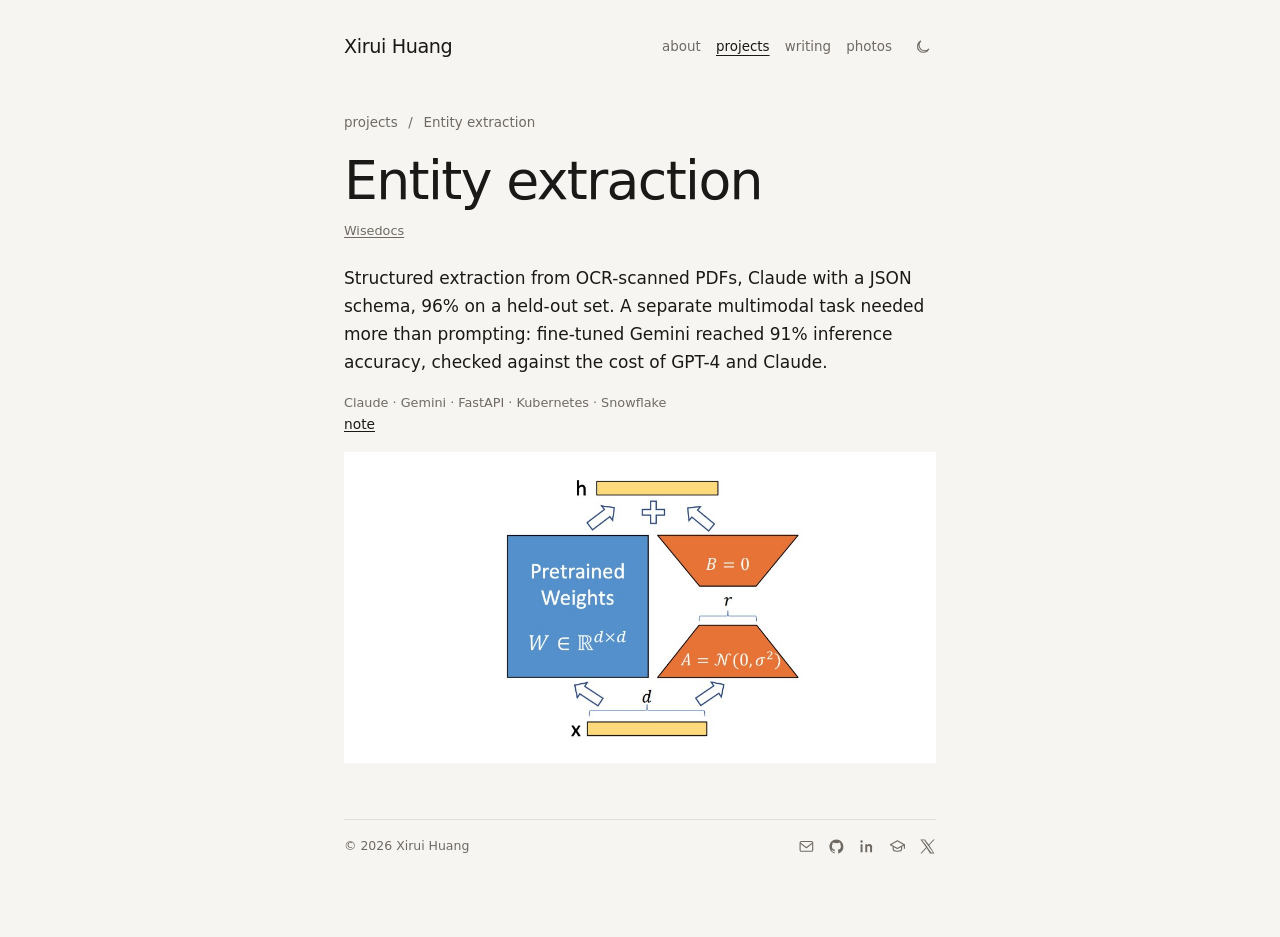
<file: projects/entity-extraction.html>
<!DOCTYPE html>
<html lang="en">
<head>
<meta charset="UTF-8">
<meta name="viewport" content="width=device-width, initial-scale=1">
<title>Entity extraction · Xirui Huang</title>
<meta name="description" content="Structured fields from scanned PDFs.">
<link rel="icon" href="../favicon.svg" type="image/svg+xml">
<script src="../theme.js"></script>
<link rel="stylesheet" href="../styles.css">
</head>
<body>
<div class="wrap">
  <header class="top">
    <a class="brand" href="../index.html">Xirui Huang</a>
    <div class="bar">
    <nav aria-label="Pages">
      <a href="../index.html">about</a>
      <a href="../projects.html" aria-current="page">projects</a>
      <a href="../writing.html">writing</a>
      <a href="../photos.html">photos</a>
    </nav>
      <button class="theme" type="button" aria-label="Switch to dark mode">
        <svg class="icon-moon" viewBox="0 0 24 24" fill="none" stroke="currentColor" stroke-width="1.6" stroke-linecap="round" stroke-linejoin="round" aria-hidden="true"><path d="M21 14.5A8.5 8.5 0 1 1 9.5 3a7 7 0 0 0 11.5 11.5z"/></svg>
        <svg class="icon-sun" viewBox="0 0 24 24" fill="none" stroke="currentColor" stroke-width="1.6" stroke-linecap="round" aria-hidden="true"><circle cx="12" cy="12" r="4"/><path d="M12 2.5v2.2M12 19.3v2.2M4.8 4.8l1.6 1.6M17.6 17.6l1.6 1.6M2.5 12h2.2M19.3 12h2.2M4.8 19.2l1.6-1.6M17.6 6.4l1.6-1.6"/></svg>
      </button>
    </div>
  </header>

  <main>
    <p class="crumb"><a href="../projects.html">projects</a> <span aria-hidden="true">/</span> Entity extraction</p>
    <article>
      <h1>Entity extraction</h1>
      <p class="dateline"><a href="https://www.wisedocs.ai/" target="_blank" rel="noopener noreferrer">Wisedocs</a></p>
      <p>Structured extraction from OCR-scanned PDFs, Claude with a JSON schema, 96% on a held-out set. A separate multimodal task needed more than prompting: fine-tuned Gemini reached 91% inference accuracy, checked against the cost of GPT-4 and Claude.</p>
      <p class="tools">Claude · Gemini · FastAPI · Kubernetes · Snowflake</p>
      <p class="links"><a href="../writing/fine-tuning.html">note</a></p>
      <figure class="frame">
        <img src="../assets/proj-llm-entity.png" alt="Diagram of adapter-style fine-tuning">
      </figure>
    </article>
  </main>

  <footer class="foot">
    <p>© 2026 Xirui Huang</p>
    <p class="foot-links">
      <a href="mailto:x36huang@uwaterloo.ca" aria-label="Email"><svg viewBox="0 0 24 24" fill="none" stroke="currentColor" stroke-width="1.6" stroke-linejoin="round" aria-hidden="true"><rect x="3" y="5" width="18" height="14" rx="2"/><path d="M3 7l9 7 9-7"/></svg></a>
      <a href="https://github.com/xrhuang10" target="_blank" rel="noopener noreferrer" aria-label="GitHub"><svg viewBox="0 0 24 24" fill="currentColor" aria-hidden="true"><path d="M12 2C6.48 2 2 6.58 2 12.26c0 4.52 2.87 8.35 6.84 9.7.5.1.68-.22.68-.48 0-.24-.01-.87-.01-1.7-2.78.62-3.37-1.37-3.37-1.37-.45-1.18-1.11-1.5-1.11-1.5-.91-.64.07-.63.07-.63 1 .07 1.53 1.06 1.53 1.06.9 1.57 2.36 1.12 2.94.86.09-.67.35-1.12.63-1.38-2.22-.26-4.55-1.14-4.55-5.07 0-1.12.39-2.03 1.03-2.75-.1-.26-.45-1.3.1-2.71 0 0 .84-.27 2.75 1.05a9.3 9.3 0 0 1 5 0c1.91-1.32 2.75-1.05 2.75-1.05.55 1.41.2 2.45.1 2.71.64.72 1.03 1.63 1.03 2.75 0 3.94-2.34 4.8-4.57 5.06.36.32.68.94.68 1.9 0 1.37-.01 2.48-.01 2.81 0 .27.18.59.69.48A10.04 10.04 0 0 0 22 12.26C22 6.58 17.52 2 12 2z"/></svg></a>
      <a href="https://linkedin.com/in/xrhuang10" target="_blank" rel="noopener noreferrer" aria-label="LinkedIn"><svg viewBox="0 0 24 24" fill="currentColor" aria-hidden="true"><path d="M6.5 9H3.7v11.3h2.8V9zM5.1 3.3a1.7 1.7 0 1 0 0 3.4 1.7 1.7 0 0 0 0-3.4zM20.3 13.4c0-3.2-1.7-4.7-4-4.7-1.8 0-2.6 1-3.1 1.7V9H10.4c0 1.8 0 11.3 0 11.3h2.8v-6.3c0-.3 0-.7.1-1 .3-.7.9-1.4 2-1.4 1.4 0 2 1.1 2 2.6v6.1h2.8v-6.9z"/></svg></a>
      <a href="https://scholar.google.com/citations?user=DcIPppQAAAAJ&hl=en" target="_blank" rel="noopener noreferrer" aria-label="Google Scholar"><svg viewBox="0 0 24 24" fill="none" stroke="currentColor" stroke-width="1.6" stroke-linejoin="round" aria-hidden="true"><path d="M2 9.5 12 4l10 5.5-10 5.5L2 9.5z"/><path d="M6 12v4.2c0 1.3 2.7 2.8 6 2.8s6-1.5 6-2.8V12"/><path d="M22 9.5v6"/></svg></a>
      <a href="https://x.com/xrhuang10" target="_blank" rel="noopener noreferrer" aria-label="X"><svg viewBox="0 0 24 24" fill="currentColor" aria-hidden="true"><path d="M14.7 10.3 22.4 2h-1.8l-6.7 7.2L8.4 2H2l8.1 11.1L2 22h1.8l7.1-7.6L15.6 22H22l-7.3-11.7zm-2.5 2.7-.8-1.1L4.5 3.3h2.8l5.2 7 .8 1.1 6.8 9.3h-2.8l-5.5-7.7z"/></svg></a>
    </p>
  </footer>
</div>
</body>
</html>
</file>
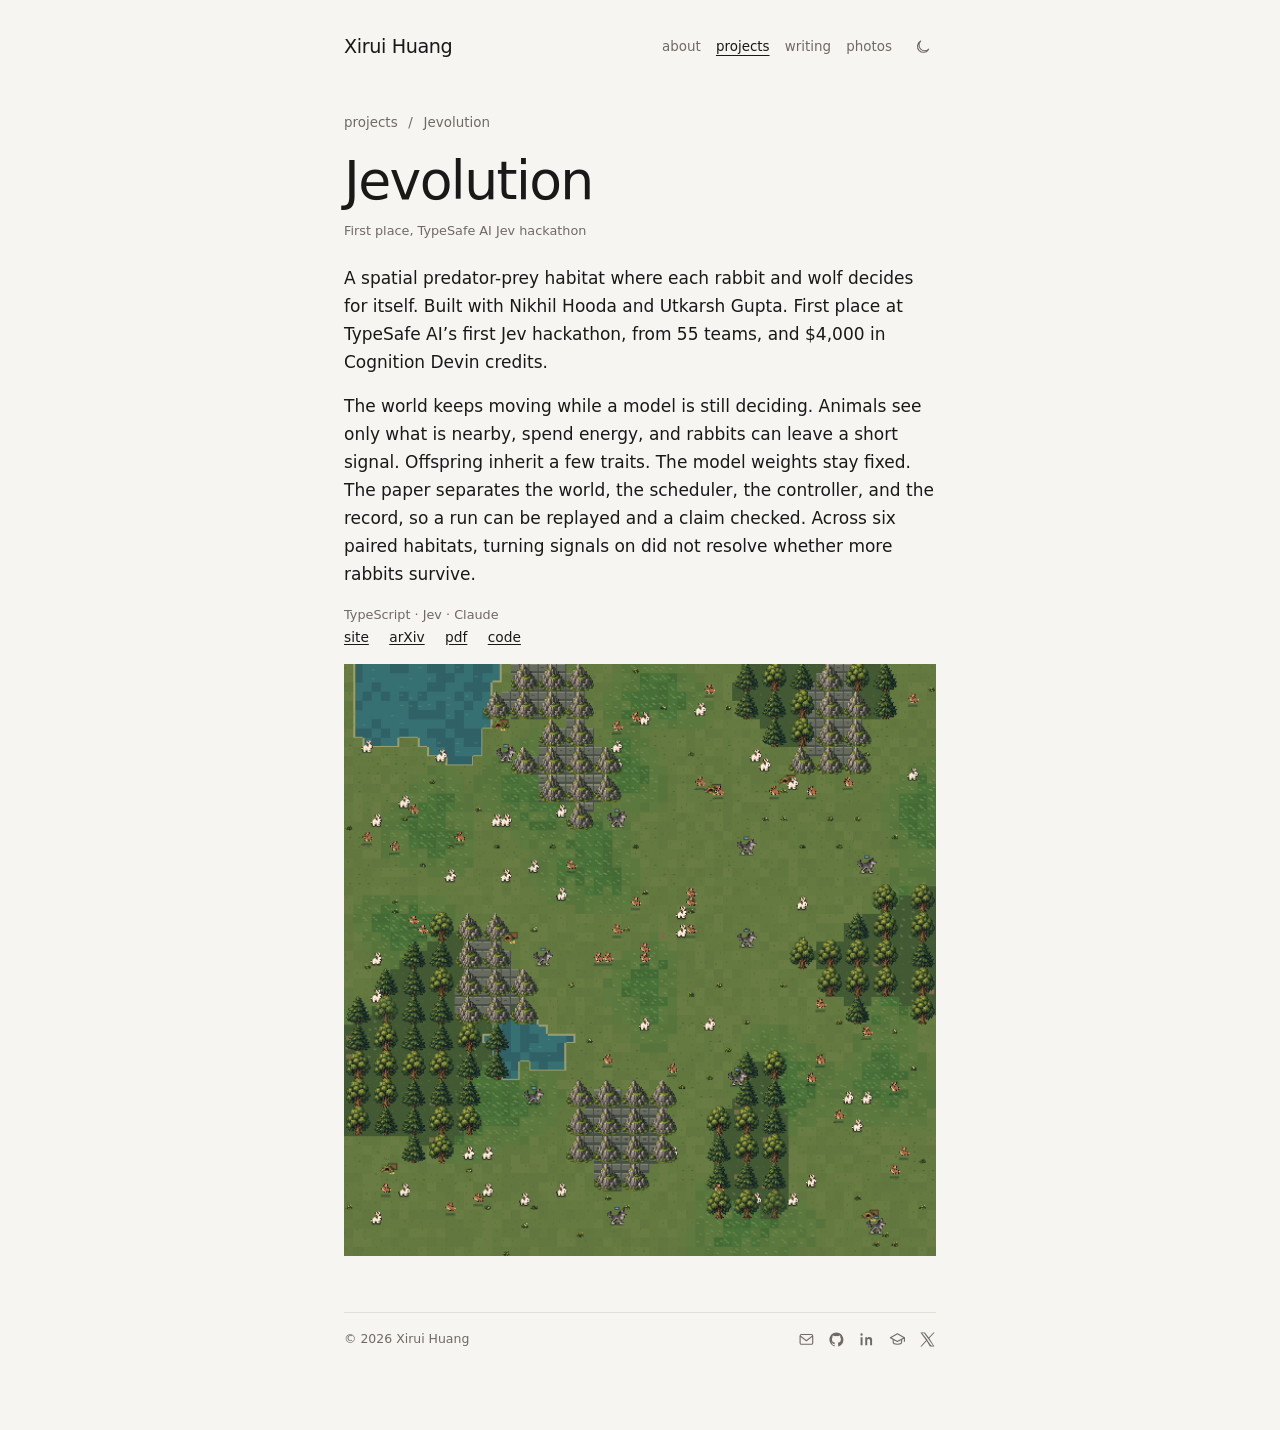
<file: projects/jevolution.html>
<!DOCTYPE html>
<html lang="en">
<head>
<meta charset="UTF-8">
<meta name="viewport" content="width=device-width, initial-scale=1">
<title>Jevolution · Xirui Huang</title>
<meta name="description" content="A predator-prey world where each animal decides for itself. First place at TypeSafe AI’s Jev hackathon.">
<link rel="icon" href="../favicon.svg" type="image/svg+xml">
<script src="../theme.js"></script>
<link rel="stylesheet" href="../styles.css">
</head>
<body>
<div class="wrap">
  <header class="top">
    <a class="brand" href="../index.html">Xirui Huang</a>
    <div class="bar">
    <nav aria-label="Pages">
      <a href="../index.html">about</a>
      <a href="../projects.html" aria-current="page">projects</a>
      <a href="../writing.html">writing</a>
      <a href="../photos.html">photos</a>
    </nav>
      <button class="theme" type="button" aria-label="Switch to dark mode">
        <svg class="icon-moon" viewBox="0 0 24 24" fill="none" stroke="currentColor" stroke-width="1.6" stroke-linecap="round" stroke-linejoin="round" aria-hidden="true"><path d="M21 14.5A8.5 8.5 0 1 1 9.5 3a7 7 0 0 0 11.5 11.5z"/></svg>
        <svg class="icon-sun" viewBox="0 0 24 24" fill="none" stroke="currentColor" stroke-width="1.6" stroke-linecap="round" aria-hidden="true"><circle cx="12" cy="12" r="4"/><path d="M12 2.5v2.2M12 19.3v2.2M4.8 4.8l1.6 1.6M17.6 17.6l1.6 1.6M2.5 12h2.2M19.3 12h2.2M4.8 19.2l1.6-1.6M17.6 6.4l1.6-1.6"/></svg>
      </button>
    </div>
  </header>

  <main>
    <p class="crumb"><a href="../projects.html">projects</a> <span aria-hidden="true">/</span> Jevolution</p>
    <article>
      <h1>Jevolution</h1>
      <p class="dateline">First place, TypeSafe AI Jev hackathon</p>
      <p>A spatial predator-prey habitat where each rabbit and wolf decides for itself. Built with Nikhil Hooda and Utkarsh Gupta. First place at TypeSafe AI’s first Jev hackathon, from 55 teams, and $4,000 in Cognition Devin credits.</p>
      <p>The world keeps moving while a model is still deciding. Animals see only what is nearby, spend energy, and rabbits can leave a short signal. Offspring inherit a few traits. The model weights stay fixed. The paper separates the world, the scheduler, the controller, and the record, so a run can be replayed and a claim checked. Across six paired habitats, turning signals on did not resolve whether more rabbits survive.</p>
      <p class="tools">TypeScript · Jev · Claude</p>
      <p class="links">
        <a href="https://jevolution.world/" target="_blank" rel="noopener noreferrer">site</a>
        <a href="https://arxiv.org/abs/2610.14449" target="_blank" rel="noopener noreferrer">arXiv</a>
        <a href="https://arxiv.org/pdf/2610.14449" target="_blank" rel="noopener noreferrer">pdf</a>
        <a href="https://github.com/utkarshg20-org/jevolution" target="_blank" rel="noopener noreferrer">code</a>
      </p>
      <figure class="frame">
        <img src="../assets/proj-jevolution.png" alt="Pixel-art habitat with rabbits, wolves, forest, rock, and water">
      </figure>
    </article>
  </main>

  <footer class="foot">
    <p>© 2026 Xirui Huang</p>
    <p class="foot-links">
      <a href="mailto:x36huang@uwaterloo.ca" aria-label="Email"><svg viewBox="0 0 24 24" fill="none" stroke="currentColor" stroke-width="1.6" stroke-linejoin="round" aria-hidden="true"><rect x="3" y="5" width="18" height="14" rx="2"/><path d="M3 7l9 7 9-7"/></svg></a>
      <a href="https://github.com/xrhuang10" target="_blank" rel="noopener noreferrer" aria-label="GitHub"><svg viewBox="0 0 24 24" fill="currentColor" aria-hidden="true"><path d="M12 2C6.48 2 2 6.58 2 12.26c0 4.52 2.87 8.35 6.84 9.7.5.1.68-.22.68-.48 0-.24-.01-.87-.01-1.7-2.78.62-3.37-1.37-3.37-1.37-.45-1.18-1.11-1.5-1.11-1.5-.91-.64.07-.63.07-.63 1 .07 1.53 1.06 1.53 1.06.9 1.57 2.36 1.12 2.94.86.09-.67.35-1.12.63-1.38-2.22-.26-4.55-1.14-4.55-5.07 0-1.12.39-2.03 1.03-2.75-.1-.26-.45-1.3.1-2.71 0 0 .84-.27 2.75 1.05a9.3 9.3 0 0 1 5 0c1.91-1.32 2.75-1.05 2.75-1.05.55 1.41.2 2.45.1 2.71.64.72 1.03 1.63 1.03 2.75 0 3.94-2.34 4.8-4.57 5.06.36.32.68.94.68 1.9 0 1.37-.01 2.48-.01 2.81 0 .27.18.59.69.48A10.04 10.04 0 0 0 22 12.26C22 6.58 17.52 2 12 2z"/></svg></a>
      <a href="https://linkedin.com/in/xrhuang10" target="_blank" rel="noopener noreferrer" aria-label="LinkedIn"><svg viewBox="0 0 24 24" fill="currentColor" aria-hidden="true"><path d="M6.5 9H3.7v11.3h2.8V9zM5.1 3.3a1.7 1.7 0 1 0 0 3.4 1.7 1.7 0 0 0 0-3.4zM20.3 13.4c0-3.2-1.7-4.7-4-4.7-1.8 0-2.6 1-3.1 1.7V9H10.4c0 1.8 0 11.3 0 11.3h2.8v-6.3c0-.3 0-.7.1-1 .3-.7.9-1.4 2-1.4 1.4 0 2 1.1 2 2.6v6.1h2.8v-6.9z"/></svg></a>
      <a href="https://scholar.google.com/citations?user=DcIPppQAAAAJ&hl=en" target="_blank" rel="noopener noreferrer" aria-label="Google Scholar"><svg viewBox="0 0 24 24" fill="none" stroke="currentColor" stroke-width="1.6" stroke-linejoin="round" aria-hidden="true"><path d="M2 9.5 12 4l10 5.5-10 5.5L2 9.5z"/><path d="M6 12v4.2c0 1.3 2.7 2.8 6 2.8s6-1.5 6-2.8V12"/><path d="M22 9.5v6"/></svg></a>
      <a href="https://x.com/xrhuang10" target="_blank" rel="noopener noreferrer" aria-label="X"><svg viewBox="0 0 24 24" fill="currentColor" aria-hidden="true"><path d="M14.7 10.3 22.4 2h-1.8l-6.7 7.2L8.4 2H2l8.1 11.1L2 22h1.8l7.1-7.6L15.6 22H22l-7.3-11.7zm-2.5 2.7-.8-1.1L4.5 3.3h2.8l5.2 7 .8 1.1 6.8 9.3h-2.8l-5.5-7.7z"/></svg></a>
    </p>
  </footer>
</div>
</body>
</html>
</file>
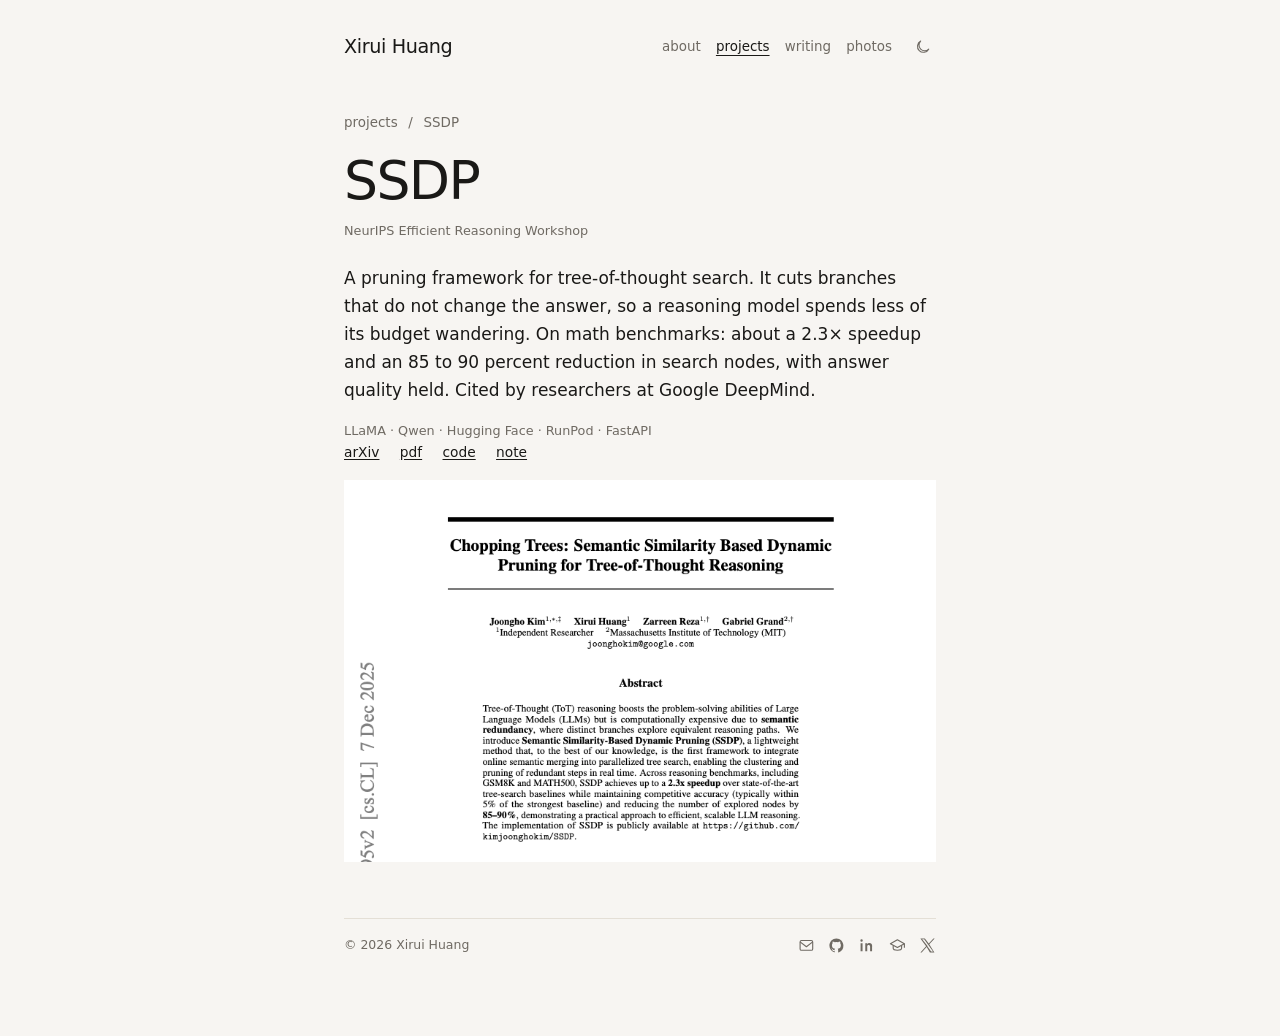
<file: projects/ssdp.html>
<!DOCTYPE html>
<html lang="en">
<head>
<meta charset="UTF-8">
<meta name="viewport" content="width=device-width, initial-scale=1">
<title>SSDP · Xirui Huang</title>
<meta name="description" content="A pruning framework for tree-of-thought search.">
<link rel="icon" href="../favicon.svg" type="image/svg+xml">
<script src="../theme.js"></script>
<link rel="stylesheet" href="../styles.css">
</head>
<body>
<div class="wrap">
  <header class="top">
    <a class="brand" href="../index.html">Xirui Huang</a>
    <div class="bar">
    <nav aria-label="Pages">
      <a href="../index.html">about</a>
      <a href="../projects.html" aria-current="page">projects</a>
      <a href="../writing.html">writing</a>
      <a href="../photos.html">photos</a>
    </nav>
      <button class="theme" type="button" aria-label="Switch to dark mode">
        <svg class="icon-moon" viewBox="0 0 24 24" fill="none" stroke="currentColor" stroke-width="1.6" stroke-linecap="round" stroke-linejoin="round" aria-hidden="true"><path d="M21 14.5A8.5 8.5 0 1 1 9.5 3a7 7 0 0 0 11.5 11.5z"/></svg>
        <svg class="icon-sun" viewBox="0 0 24 24" fill="none" stroke="currentColor" stroke-width="1.6" stroke-linecap="round" aria-hidden="true"><circle cx="12" cy="12" r="4"/><path d="M12 2.5v2.2M12 19.3v2.2M4.8 4.8l1.6 1.6M17.6 17.6l1.6 1.6M2.5 12h2.2M19.3 12h2.2M4.8 19.2l1.6-1.6M17.6 6.4l1.6-1.6"/></svg>
      </button>
    </div>
  </header>

  <main>
    <p class="crumb"><a href="../projects.html">projects</a> <span aria-hidden="true">/</span> SSDP</p>
    <article>
      <h1>SSDP</h1>
      <p class="dateline">NeurIPS Efficient Reasoning Workshop</p>
      <p>A pruning framework for tree-of-thought search. It cuts branches that do not change the answer, so a reasoning model spends less of its budget wandering. On math benchmarks: about a 2.3× speedup and an 85 to 90 percent reduction in search nodes, with answer quality held. Cited by researchers at Google DeepMind.</p>
      <p class="tools">LLaMA · Qwen · Hugging Face · RunPod · FastAPI</p>
      <p class="links">
        <a href="https://arxiv.org/abs/2511.08595" target="_blank" rel="noopener noreferrer">arXiv</a>
        <a href="https://arxiv.org/pdf/2511.08595" target="_blank" rel="noopener noreferrer">pdf</a>
        <a href="https://github.com/kimjoonghokim/SSDP" target="_blank" rel="noopener noreferrer">code</a>
        <a href="../writing/pruning.html">note</a>
      </p>
      <figure class="frame">
        <img src="../assets/proj-ssdp.png" alt="Figure from the SSDP paper">
      </figure>
    </article>
  </main>

  <footer class="foot">
    <p>© 2026 Xirui Huang</p>
    <p class="foot-links">
      <a href="mailto:x36huang@uwaterloo.ca" aria-label="Email"><svg viewBox="0 0 24 24" fill="none" stroke="currentColor" stroke-width="1.6" stroke-linejoin="round" aria-hidden="true"><rect x="3" y="5" width="18" height="14" rx="2"/><path d="M3 7l9 7 9-7"/></svg></a>
      <a href="https://github.com/xrhuang10" target="_blank" rel="noopener noreferrer" aria-label="GitHub"><svg viewBox="0 0 24 24" fill="currentColor" aria-hidden="true"><path d="M12 2C6.48 2 2 6.58 2 12.26c0 4.52 2.87 8.35 6.84 9.7.5.1.68-.22.68-.48 0-.24-.01-.87-.01-1.7-2.78.62-3.37-1.37-3.37-1.37-.45-1.18-1.11-1.5-1.11-1.5-.91-.64.07-.63.07-.63 1 .07 1.53 1.06 1.53 1.06.9 1.57 2.36 1.12 2.94.86.09-.67.35-1.12.63-1.38-2.22-.26-4.55-1.14-4.55-5.07 0-1.12.39-2.03 1.03-2.75-.1-.26-.45-1.3.1-2.71 0 0 .84-.27 2.75 1.05a9.3 9.3 0 0 1 5 0c1.91-1.32 2.75-1.05 2.75-1.05.55 1.41.2 2.45.1 2.71.64.72 1.03 1.63 1.03 2.75 0 3.94-2.34 4.8-4.57 5.06.36.32.68.94.68 1.9 0 1.37-.01 2.48-.01 2.81 0 .27.18.59.69.48A10.04 10.04 0 0 0 22 12.26C22 6.58 17.52 2 12 2z"/></svg></a>
      <a href="https://linkedin.com/in/xrhuang10" target="_blank" rel="noopener noreferrer" aria-label="LinkedIn"><svg viewBox="0 0 24 24" fill="currentColor" aria-hidden="true"><path d="M6.5 9H3.7v11.3h2.8V9zM5.1 3.3a1.7 1.7 0 1 0 0 3.4 1.7 1.7 0 0 0 0-3.4zM20.3 13.4c0-3.2-1.7-4.7-4-4.7-1.8 0-2.6 1-3.1 1.7V9H10.4c0 1.8 0 11.3 0 11.3h2.8v-6.3c0-.3 0-.7.1-1 .3-.7.9-1.4 2-1.4 1.4 0 2 1.1 2 2.6v6.1h2.8v-6.9z"/></svg></a>
      <a href="https://scholar.google.com/citations?user=DcIPppQAAAAJ&hl=en" target="_blank" rel="noopener noreferrer" aria-label="Google Scholar"><svg viewBox="0 0 24 24" fill="none" stroke="currentColor" stroke-width="1.6" stroke-linejoin="round" aria-hidden="true"><path d="M2 9.5 12 4l10 5.5-10 5.5L2 9.5z"/><path d="M6 12v4.2c0 1.3 2.7 2.8 6 2.8s6-1.5 6-2.8V12"/><path d="M22 9.5v6"/></svg></a>
      <a href="https://x.com/xrhuang10" target="_blank" rel="noopener noreferrer" aria-label="X"><svg viewBox="0 0 24 24" fill="currentColor" aria-hidden="true"><path d="M14.7 10.3 22.4 2h-1.8l-6.7 7.2L8.4 2H2l8.1 11.1L2 22h1.8l7.1-7.6L15.6 22H22l-7.3-11.7zm-2.5 2.7-.8-1.1L4.5 3.3h2.8l5.2 7 .8 1.1 6.8 9.3h-2.8l-5.5-7.7z"/></svg></a>
    </p>
  </footer>
</div>
</body>
</html>
</file>
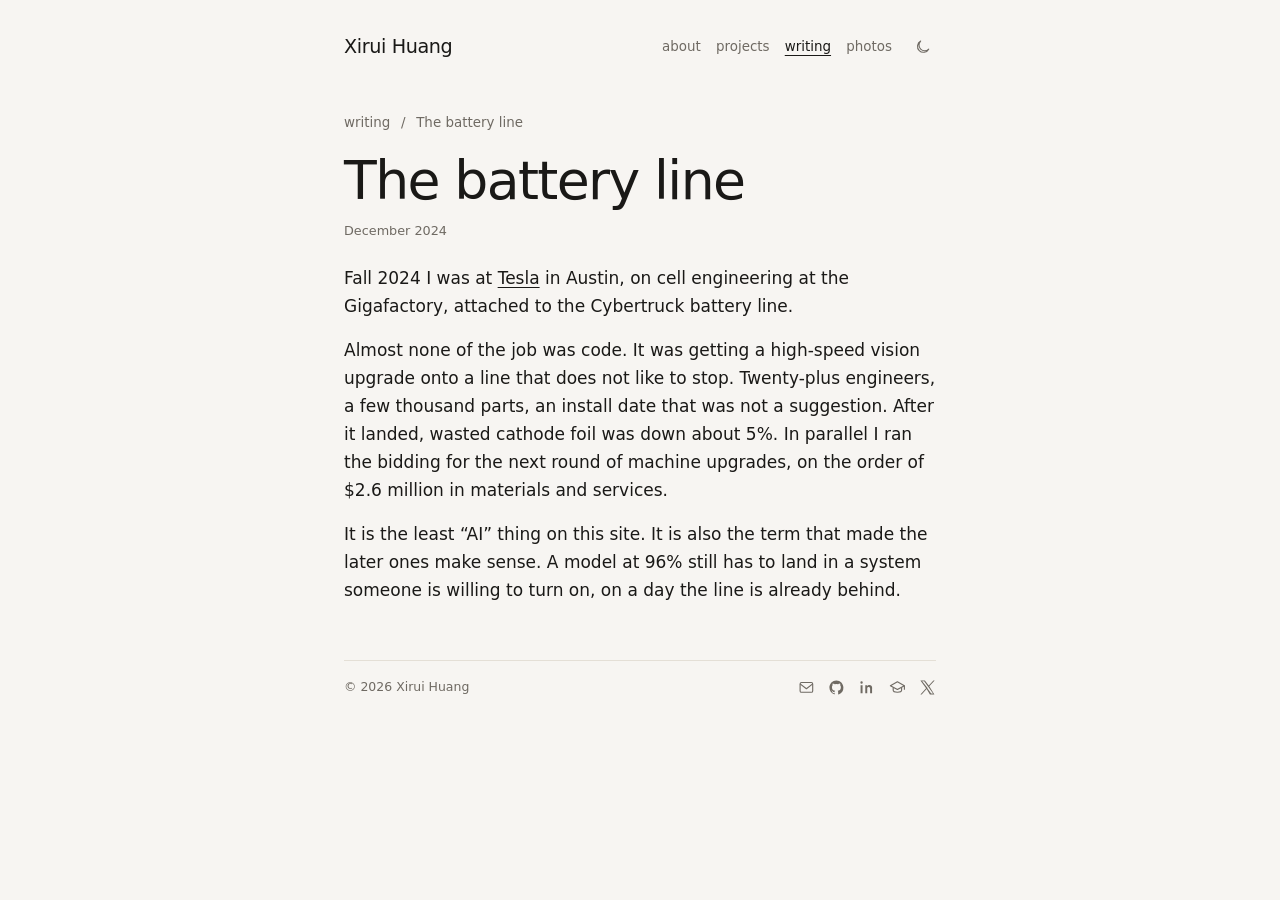
<file: writing/battery-line.html>
<!DOCTYPE html>
<html lang="en">
<head>
<meta charset="UTF-8">
<meta name="viewport" content="width=device-width, initial-scale=1">
<title>The battery line · Xirui Huang</title>
<meta name="description" content="A note on a co-op term at Tesla’s Gigafactory in Austin.">
<link rel="icon" href="../favicon.svg" type="image/svg+xml">
<script src="../theme.js"></script>
<link rel="stylesheet" href="../styles.css">
</head>
<body>
<div class="wrap">
  <header class="top">
    <a class="brand" href="../index.html">Xirui Huang</a>
    <div class="bar">
    <nav aria-label="Pages">
      <a href="../index.html">about</a>
      <a href="../projects.html">projects</a>
      <a href="../writing.html" aria-current="page">writing</a>
      <a href="../photos.html">photos</a>
    </nav>
      <button class="theme" type="button" aria-label="Switch to dark mode">
        <svg class="icon-moon" viewBox="0 0 24 24" fill="none" stroke="currentColor" stroke-width="1.6" stroke-linecap="round" stroke-linejoin="round" aria-hidden="true"><path d="M21 14.5A8.5 8.5 0 1 1 9.5 3a7 7 0 0 0 11.5 11.5z"/></svg>
        <svg class="icon-sun" viewBox="0 0 24 24" fill="none" stroke="currentColor" stroke-width="1.6" stroke-linecap="round" aria-hidden="true"><circle cx="12" cy="12" r="4"/><path d="M12 2.5v2.2M12 19.3v2.2M4.8 4.8l1.6 1.6M17.6 17.6l1.6 1.6M2.5 12h2.2M19.3 12h2.2M4.8 19.2l1.6-1.6M17.6 6.4l1.6-1.6"/></svg>
      </button>
    </div>
  </header>

  <main>
    <p class="crumb"><a href="../writing.html">writing</a> <span aria-hidden="true">/</span> The battery line</p>
    <article>
      <h1>The battery line</h1>
      <p class="dateline">December 2024</p>
      <p>Fall 2024 I was at <a href="https://www.tesla.com/" target="_blank" rel="noopener noreferrer">Tesla</a> in Austin, on cell engineering at the Gigafactory, attached to the Cybertruck battery line.</p>
      <p>Almost none of the job was code. It was getting a high-speed vision upgrade onto a line that does not like to stop. Twenty-plus engineers, a few thousand parts, an install date that was not a suggestion. After it landed, wasted cathode foil was down about 5%. In parallel I ran the bidding for the next round of machine upgrades, on the order of $2.6 million in materials and services.</p>
      <p>It is the least “AI” thing on this site. It is also the term that made the later ones make sense. A model at 96% still has to land in a system someone is willing to turn on, on a day the line is already behind.</p>
    </article>
  </main>

  <footer class="foot">
    <p>© 2026 Xirui Huang</p>
    <p class="foot-links">
      <a href="mailto:x36huang@uwaterloo.ca" aria-label="Email"><svg viewBox="0 0 24 24" fill="none" stroke="currentColor" stroke-width="1.6" stroke-linejoin="round" aria-hidden="true"><rect x="3" y="5" width="18" height="14" rx="2"/><path d="M3 7l9 7 9-7"/></svg></a>
      <a href="https://github.com/xrhuang10" target="_blank" rel="noopener noreferrer" aria-label="GitHub"><svg viewBox="0 0 24 24" fill="currentColor" aria-hidden="true"><path d="M12 2C6.48 2 2 6.58 2 12.26c0 4.52 2.87 8.35 6.84 9.7.5.1.68-.22.68-.48 0-.24-.01-.87-.01-1.7-2.78.62-3.37-1.37-3.37-1.37-.45-1.18-1.11-1.5-1.11-1.5-.91-.64.07-.63.07-.63 1 .07 1.53 1.06 1.53 1.06.9 1.57 2.36 1.12 2.94.86.09-.67.35-1.12.63-1.38-2.22-.26-4.55-1.14-4.55-5.07 0-1.12.39-2.03 1.03-2.75-.1-.26-.45-1.3.1-2.71 0 0 .84-.27 2.75 1.05a9.3 9.3 0 0 1 5 0c1.91-1.32 2.75-1.05 2.75-1.05.55 1.41.2 2.45.1 2.71.64.72 1.03 1.63 1.03 2.75 0 3.94-2.34 4.8-4.57 5.06.36.32.68.94.68 1.9 0 1.37-.01 2.48-.01 2.81 0 .27.18.59.69.48A10.04 10.04 0 0 0 22 12.26C22 6.58 17.52 2 12 2z"/></svg></a>
      <a href="https://linkedin.com/in/xrhuang10" target="_blank" rel="noopener noreferrer" aria-label="LinkedIn"><svg viewBox="0 0 24 24" fill="currentColor" aria-hidden="true"><path d="M6.5 9H3.7v11.3h2.8V9zM5.1 3.3a1.7 1.7 0 1 0 0 3.4 1.7 1.7 0 0 0 0-3.4zM20.3 13.4c0-3.2-1.7-4.7-4-4.7-1.8 0-2.6 1-3.1 1.7V9H10.4c0 1.8 0 11.3 0 11.3h2.8v-6.3c0-.3 0-.7.1-1 .3-.7.9-1.4 2-1.4 1.4 0 2 1.1 2 2.6v6.1h2.8v-6.9z"/></svg></a>
      <a href="https://scholar.google.com/citations?user=DcIPppQAAAAJ&hl=en" target="_blank" rel="noopener noreferrer" aria-label="Google Scholar"><svg viewBox="0 0 24 24" fill="none" stroke="currentColor" stroke-width="1.6" stroke-linejoin="round" aria-hidden="true"><path d="M2 9.5 12 4l10 5.5-10 5.5L2 9.5z"/><path d="M6 12v4.2c0 1.3 2.7 2.8 6 2.8s6-1.5 6-2.8V12"/><path d="M22 9.5v6"/></svg></a>
      <a href="https://x.com/xrhuang10" target="_blank" rel="noopener noreferrer" aria-label="X"><svg viewBox="0 0 24 24" fill="currentColor" aria-hidden="true"><path d="M14.7 10.3 22.4 2h-1.8l-6.7 7.2L8.4 2H2l8.1 11.1L2 22h1.8l7.1-7.6L15.6 22H22l-7.3-11.7zm-2.5 2.7-.8-1.1L4.5 3.3h2.8l5.2 7 .8 1.1 6.8 9.3h-2.8l-5.5-7.7z"/></svg></a>
    </p>
  </footer>
</div>
</body>
</html>
</file>
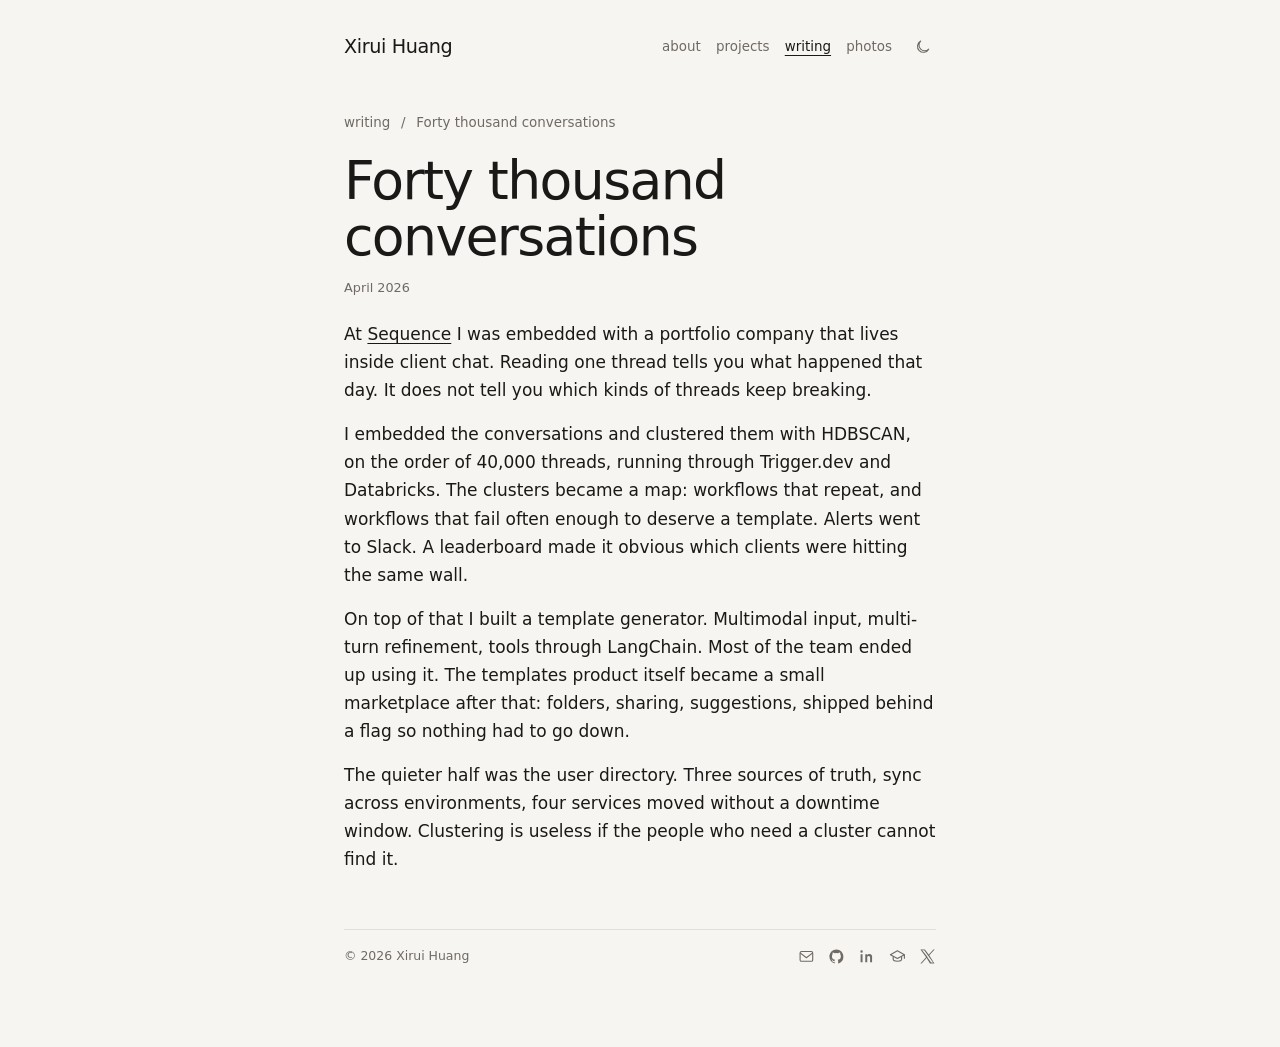
<file: writing/conversations.html>
<!DOCTYPE html>
<html lang="en">
<head>
<meta charset="UTF-8">
<meta name="viewport" content="width=device-width, initial-scale=1">
<title>Forty thousand conversations · Xirui Huang</title>
<meta name="description" content="A note on clustering client conversations at Sequence.">
<link rel="icon" href="../favicon.svg" type="image/svg+xml">
<script src="../theme.js"></script>
<link rel="stylesheet" href="../styles.css">
</head>
<body>
<div class="wrap">
  <header class="top">
    <a class="brand" href="../index.html">Xirui Huang</a>
    <div class="bar">
    <nav aria-label="Pages">
      <a href="../index.html">about</a>
      <a href="../projects.html">projects</a>
      <a href="../writing.html" aria-current="page">writing</a>
      <a href="../photos.html">photos</a>
    </nav>
      <button class="theme" type="button" aria-label="Switch to dark mode">
        <svg class="icon-moon" viewBox="0 0 24 24" fill="none" stroke="currentColor" stroke-width="1.6" stroke-linecap="round" stroke-linejoin="round" aria-hidden="true"><path d="M21 14.5A8.5 8.5 0 1 1 9.5 3a7 7 0 0 0 11.5 11.5z"/></svg>
        <svg class="icon-sun" viewBox="0 0 24 24" fill="none" stroke="currentColor" stroke-width="1.6" stroke-linecap="round" aria-hidden="true"><circle cx="12" cy="12" r="4"/><path d="M12 2.5v2.2M12 19.3v2.2M4.8 4.8l1.6 1.6M17.6 17.6l1.6 1.6M2.5 12h2.2M19.3 12h2.2M4.8 19.2l1.6-1.6M17.6 6.4l1.6-1.6"/></svg>
      </button>
    </div>
  </header>

  <main>
    <p class="crumb"><a href="../writing.html">writing</a> <span aria-hidden="true">/</span> Forty thousand conversations</p>
    <article>
      <h1>Forty thousand conversations</h1>
      <p class="dateline">April 2026</p>
      <p>At <a href="https://seqholdings.com/" target="_blank" rel="noopener noreferrer">Sequence</a> I was embedded with a portfolio company that lives inside client chat. Reading one thread tells you what happened that day. It does not tell you which kinds of threads keep breaking.</p>
      <p>I embedded the conversations and clustered them with HDBSCAN, on the order of 40,000 threads, running through Trigger.dev and Databricks. The clusters became a map: workflows that repeat, and workflows that fail often enough to deserve a template. Alerts went to Slack. A leaderboard made it obvious which clients were hitting the same wall.</p>
      <p>On top of that I built a template generator. Multimodal input, multi-turn refinement, tools through LangChain. Most of the team ended up using it. The templates product itself became a small marketplace after that: folders, sharing, suggestions, shipped behind a flag so nothing had to go down.</p>
      <p>The quieter half was the user directory. Three sources of truth, sync across environments, four services moved without a downtime window. Clustering is useless if the people who need a cluster cannot find it.</p>
    </article>
  </main>

  <footer class="foot">
    <p>© 2026 Xirui Huang</p>
    <p class="foot-links">
      <a href="mailto:x36huang@uwaterloo.ca" aria-label="Email"><svg viewBox="0 0 24 24" fill="none" stroke="currentColor" stroke-width="1.6" stroke-linejoin="round" aria-hidden="true"><rect x="3" y="5" width="18" height="14" rx="2"/><path d="M3 7l9 7 9-7"/></svg></a>
      <a href="https://github.com/xrhuang10" target="_blank" rel="noopener noreferrer" aria-label="GitHub"><svg viewBox="0 0 24 24" fill="currentColor" aria-hidden="true"><path d="M12 2C6.48 2 2 6.58 2 12.26c0 4.52 2.87 8.35 6.84 9.7.5.1.68-.22.68-.48 0-.24-.01-.87-.01-1.7-2.78.62-3.37-1.37-3.37-1.37-.45-1.18-1.11-1.5-1.11-1.5-.91-.64.07-.63.07-.63 1 .07 1.53 1.06 1.53 1.06.9 1.57 2.36 1.12 2.94.86.09-.67.35-1.12.63-1.38-2.22-.26-4.55-1.14-4.55-5.07 0-1.12.39-2.03 1.03-2.75-.1-.26-.45-1.3.1-2.71 0 0 .84-.27 2.75 1.05a9.3 9.3 0 0 1 5 0c1.91-1.32 2.75-1.05 2.75-1.05.55 1.41.2 2.45.1 2.71.64.72 1.03 1.63 1.03 2.75 0 3.94-2.34 4.8-4.57 5.06.36.32.68.94.68 1.9 0 1.37-.01 2.48-.01 2.81 0 .27.18.59.69.48A10.04 10.04 0 0 0 22 12.26C22 6.58 17.52 2 12 2z"/></svg></a>
      <a href="https://linkedin.com/in/xrhuang10" target="_blank" rel="noopener noreferrer" aria-label="LinkedIn"><svg viewBox="0 0 24 24" fill="currentColor" aria-hidden="true"><path d="M6.5 9H3.7v11.3h2.8V9zM5.1 3.3a1.7 1.7 0 1 0 0 3.4 1.7 1.7 0 0 0 0-3.4zM20.3 13.4c0-3.2-1.7-4.7-4-4.7-1.8 0-2.6 1-3.1 1.7V9H10.4c0 1.8 0 11.3 0 11.3h2.8v-6.3c0-.3 0-.7.1-1 .3-.7.9-1.4 2-1.4 1.4 0 2 1.1 2 2.6v6.1h2.8v-6.9z"/></svg></a>
      <a href="https://scholar.google.com/citations?user=DcIPppQAAAAJ&hl=en" target="_blank" rel="noopener noreferrer" aria-label="Google Scholar"><svg viewBox="0 0 24 24" fill="none" stroke="currentColor" stroke-width="1.6" stroke-linejoin="round" aria-hidden="true"><path d="M2 9.5 12 4l10 5.5-10 5.5L2 9.5z"/><path d="M6 12v4.2c0 1.3 2.7 2.8 6 2.8s6-1.5 6-2.8V12"/><path d="M22 9.5v6"/></svg></a>
      <a href="https://x.com/xrhuang10" target="_blank" rel="noopener noreferrer" aria-label="X"><svg viewBox="0 0 24 24" fill="currentColor" aria-hidden="true"><path d="M14.7 10.3 22.4 2h-1.8l-6.7 7.2L8.4 2H2l8.1 11.1L2 22h1.8l7.1-7.6L15.6 22H22l-7.3-11.7zm-2.5 2.7-.8-1.1L4.5 3.3h2.8l5.2 7 .8 1.1 6.8 9.3h-2.8l-5.5-7.7z"/></svg></a>
    </p>
  </footer>
</div>
</body>
</html>
</file>
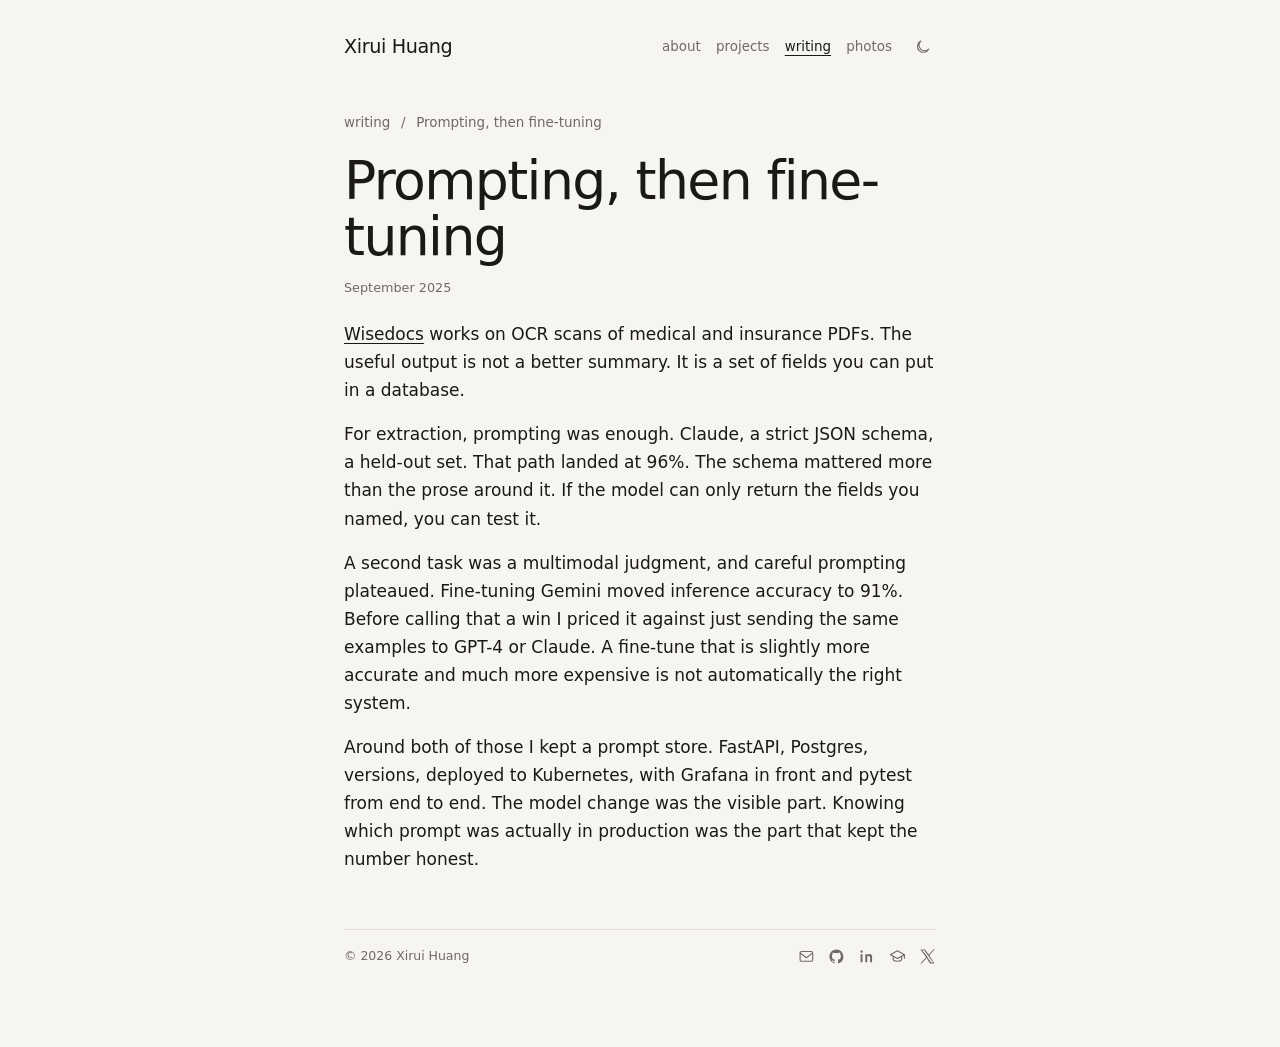
<file: writing/fine-tuning.html>
<!DOCTYPE html>
<html lang="en">
<head>
<meta charset="UTF-8">
<meta name="viewport" content="width=device-width, initial-scale=1">
<title>Prompting, then fine-tuning · Xirui Huang</title>
<meta name="description" content="A note on entity extraction and Gemini fine-tuning at Wisedocs.">
<link rel="icon" href="../favicon.svg" type="image/svg+xml">
<script src="../theme.js"></script>
<link rel="stylesheet" href="../styles.css">
</head>
<body>
<div class="wrap">
  <header class="top">
    <a class="brand" href="../index.html">Xirui Huang</a>
    <div class="bar">
    <nav aria-label="Pages">
      <a href="../index.html">about</a>
      <a href="../projects.html">projects</a>
      <a href="../writing.html" aria-current="page">writing</a>
      <a href="../photos.html">photos</a>
    </nav>
      <button class="theme" type="button" aria-label="Switch to dark mode">
        <svg class="icon-moon" viewBox="0 0 24 24" fill="none" stroke="currentColor" stroke-width="1.6" stroke-linecap="round" stroke-linejoin="round" aria-hidden="true"><path d="M21 14.5A8.5 8.5 0 1 1 9.5 3a7 7 0 0 0 11.5 11.5z"/></svg>
        <svg class="icon-sun" viewBox="0 0 24 24" fill="none" stroke="currentColor" stroke-width="1.6" stroke-linecap="round" aria-hidden="true"><circle cx="12" cy="12" r="4"/><path d="M12 2.5v2.2M12 19.3v2.2M4.8 4.8l1.6 1.6M17.6 17.6l1.6 1.6M2.5 12h2.2M19.3 12h2.2M4.8 19.2l1.6-1.6M17.6 6.4l1.6-1.6"/></svg>
      </button>
    </div>
  </header>

  <main>
    <p class="crumb"><a href="../writing.html">writing</a> <span aria-hidden="true">/</span> Prompting, then fine-tuning</p>
    <article>
      <h1>Prompting, then fine-tuning</h1>
      <p class="dateline">September 2025</p>
      <p><a href="https://www.wisedocs.ai/" target="_blank" rel="noopener noreferrer">Wisedocs</a> works on OCR scans of medical and insurance PDFs. The useful output is not a better summary. It is a set of fields you can put in a database.</p>
      <p>For extraction, prompting was enough. Claude, a strict JSON schema, a held-out set. That path landed at 96%. The schema mattered more than the prose around it. If the model can only return the fields you named, you can test it.</p>
      <p>A second task was a multimodal judgment, and careful prompting plateaued. Fine-tuning Gemini moved inference accuracy to 91%. Before calling that a win I priced it against just sending the same examples to GPT-4 or Claude. A fine-tune that is slightly more accurate and much more expensive is not automatically the right system.</p>
      <p>Around both of those I kept a prompt store. FastAPI, Postgres, versions, deployed to Kubernetes, with Grafana in front and pytest from end to end. The model change was the visible part. Knowing which prompt was actually in production was the part that kept the number honest.</p>
    </article>
  </main>

  <footer class="foot">
    <p>© 2026 Xirui Huang</p>
    <p class="foot-links">
      <a href="mailto:x36huang@uwaterloo.ca" aria-label="Email"><svg viewBox="0 0 24 24" fill="none" stroke="currentColor" stroke-width="1.6" stroke-linejoin="round" aria-hidden="true"><rect x="3" y="5" width="18" height="14" rx="2"/><path d="M3 7l9 7 9-7"/></svg></a>
      <a href="https://github.com/xrhuang10" target="_blank" rel="noopener noreferrer" aria-label="GitHub"><svg viewBox="0 0 24 24" fill="currentColor" aria-hidden="true"><path d="M12 2C6.48 2 2 6.58 2 12.26c0 4.52 2.87 8.35 6.84 9.7.5.1.68-.22.68-.48 0-.24-.01-.87-.01-1.7-2.78.62-3.37-1.37-3.37-1.37-.45-1.18-1.11-1.5-1.11-1.5-.91-.64.07-.63.07-.63 1 .07 1.53 1.06 1.53 1.06.9 1.57 2.36 1.12 2.94.86.09-.67.35-1.12.63-1.38-2.22-.26-4.55-1.14-4.55-5.07 0-1.12.39-2.03 1.03-2.75-.1-.26-.45-1.3.1-2.71 0 0 .84-.27 2.75 1.05a9.3 9.3 0 0 1 5 0c1.91-1.32 2.75-1.05 2.75-1.05.55 1.41.2 2.45.1 2.71.64.72 1.03 1.63 1.03 2.75 0 3.94-2.34 4.8-4.57 5.06.36.32.68.94.68 1.9 0 1.37-.01 2.48-.01 2.81 0 .27.18.59.69.48A10.04 10.04 0 0 0 22 12.26C22 6.58 17.52 2 12 2z"/></svg></a>
      <a href="https://linkedin.com/in/xrhuang10" target="_blank" rel="noopener noreferrer" aria-label="LinkedIn"><svg viewBox="0 0 24 24" fill="currentColor" aria-hidden="true"><path d="M6.5 9H3.7v11.3h2.8V9zM5.1 3.3a1.7 1.7 0 1 0 0 3.4 1.7 1.7 0 0 0 0-3.4zM20.3 13.4c0-3.2-1.7-4.7-4-4.7-1.8 0-2.6 1-3.1 1.7V9H10.4c0 1.8 0 11.3 0 11.3h2.8v-6.3c0-.3 0-.7.1-1 .3-.7.9-1.4 2-1.4 1.4 0 2 1.1 2 2.6v6.1h2.8v-6.9z"/></svg></a>
      <a href="https://scholar.google.com/citations?user=DcIPppQAAAAJ&hl=en" target="_blank" rel="noopener noreferrer" aria-label="Google Scholar"><svg viewBox="0 0 24 24" fill="none" stroke="currentColor" stroke-width="1.6" stroke-linejoin="round" aria-hidden="true"><path d="M2 9.5 12 4l10 5.5-10 5.5L2 9.5z"/><path d="M6 12v4.2c0 1.3 2.7 2.8 6 2.8s6-1.5 6-2.8V12"/><path d="M22 9.5v6"/></svg></a>
      <a href="https://x.com/xrhuang10" target="_blank" rel="noopener noreferrer" aria-label="X"><svg viewBox="0 0 24 24" fill="currentColor" aria-hidden="true"><path d="M14.7 10.3 22.4 2h-1.8l-6.7 7.2L8.4 2H2l8.1 11.1L2 22h1.8l7.1-7.6L15.6 22H22l-7.3-11.7zm-2.5 2.7-.8-1.1L4.5 3.3h2.8l5.2 7 .8 1.1 6.8 9.3h-2.8l-5.5-7.7z"/></svg></a>
    </p>
  </footer>
</div>
</body>
</html>
</file>
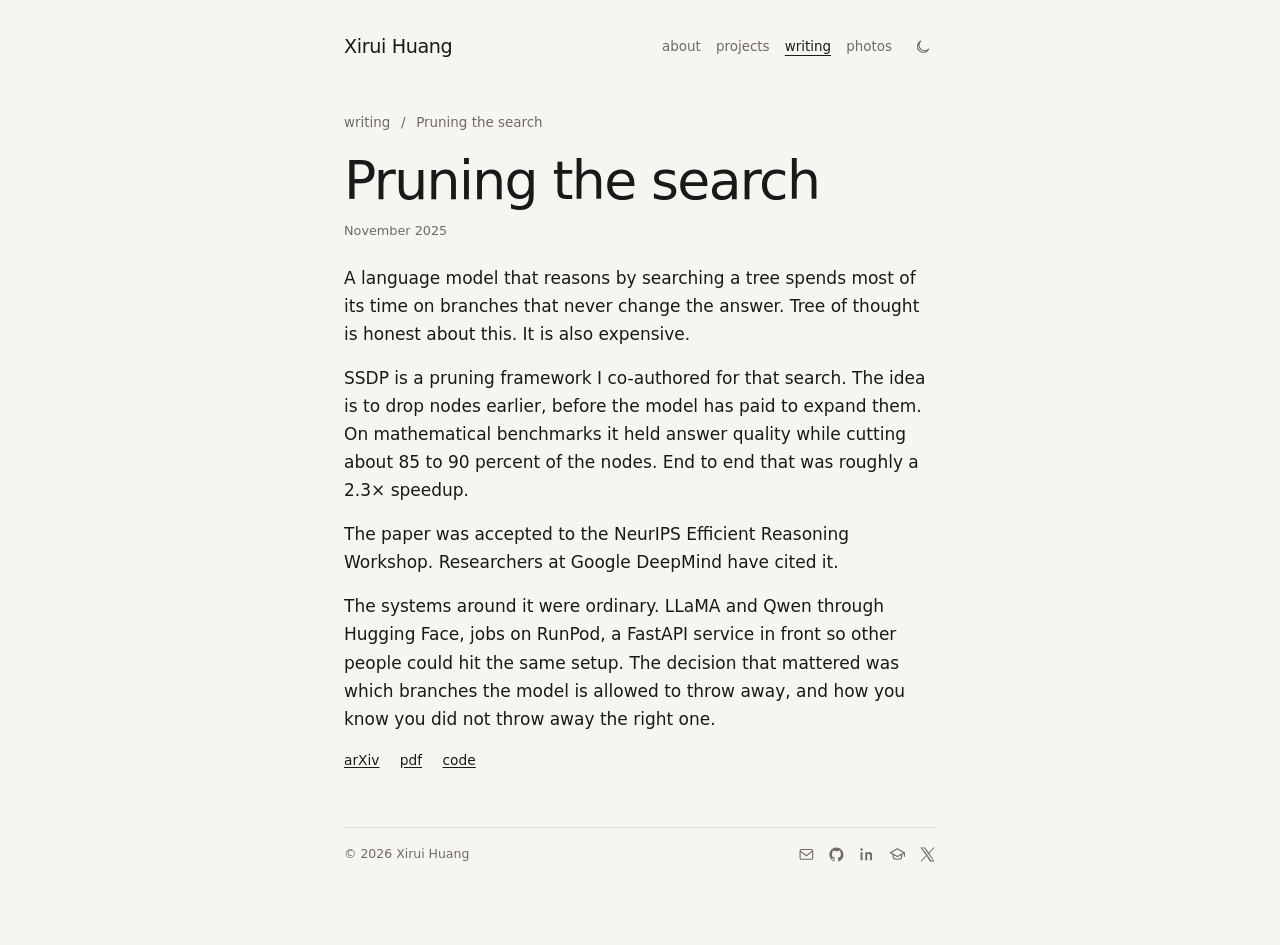
<file: writing/pruning.html>
<!DOCTYPE html>
<html lang="en">
<head>
<meta charset="UTF-8">
<meta name="viewport" content="width=device-width, initial-scale=1">
<title>Pruning the search · Xirui Huang</title>
<meta name="description" content="A note on SSDP, a pruning framework for language-model reasoning search.">
<link rel="icon" href="../favicon.svg" type="image/svg+xml">
<script src="../theme.js"></script>
<link rel="stylesheet" href="../styles.css">
</head>
<body>
<div class="wrap">
  <header class="top">
    <a class="brand" href="../index.html">Xirui Huang</a>
    <div class="bar">
    <nav aria-label="Pages">
      <a href="../index.html">about</a>
      <a href="../projects.html">projects</a>
      <a href="../writing.html" aria-current="page">writing</a>
      <a href="../photos.html">photos</a>
    </nav>
      <button class="theme" type="button" aria-label="Switch to dark mode">
        <svg class="icon-moon" viewBox="0 0 24 24" fill="none" stroke="currentColor" stroke-width="1.6" stroke-linecap="round" stroke-linejoin="round" aria-hidden="true"><path d="M21 14.5A8.5 8.5 0 1 1 9.5 3a7 7 0 0 0 11.5 11.5z"/></svg>
        <svg class="icon-sun" viewBox="0 0 24 24" fill="none" stroke="currentColor" stroke-width="1.6" stroke-linecap="round" aria-hidden="true"><circle cx="12" cy="12" r="4"/><path d="M12 2.5v2.2M12 19.3v2.2M4.8 4.8l1.6 1.6M17.6 17.6l1.6 1.6M2.5 12h2.2M19.3 12h2.2M4.8 19.2l1.6-1.6M17.6 6.4l1.6-1.6"/></svg>
      </button>
    </div>
  </header>

  <main>
    <p class="crumb"><a href="../writing.html">writing</a> <span aria-hidden="true">/</span> Pruning the search</p>
    <article>
      <h1>Pruning the search</h1>
      <p class="dateline">November 2025</p>
      <p>A language model that reasons by searching a tree spends most of its time on branches that never change the answer. Tree of thought is honest about this. It is also expensive.</p>
      <p>SSDP is a pruning framework I co-authored for that search. The idea is to drop nodes earlier, before the model has paid to expand them. On mathematical benchmarks it held answer quality while cutting about 85 to 90 percent of the nodes. End to end that was roughly a 2.3× speedup.</p>
      <p>The paper was accepted to the NeurIPS Efficient Reasoning Workshop. Researchers at Google DeepMind have cited it.</p>
      <p>The systems around it were ordinary. LLaMA and Qwen through Hugging Face, jobs on RunPod, a FastAPI service in front so other people could hit the same setup. The decision that mattered was which branches the model is allowed to throw away, and how you know you did not throw away the right one.</p>
      <p class="links">
        <a href="https://arxiv.org/abs/2511.08595" target="_blank" rel="noopener noreferrer">arXiv</a>
        <a href="https://arxiv.org/pdf/2511.08595" target="_blank" rel="noopener noreferrer">pdf</a>
        <a href="https://github.com/kimjoonghokim/SSDP" target="_blank" rel="noopener noreferrer">code</a>
      </p>
    </article>
  </main>

  <footer class="foot">
    <p>© 2026 Xirui Huang</p>
    <p class="foot-links">
      <a href="mailto:x36huang@uwaterloo.ca" aria-label="Email"><svg viewBox="0 0 24 24" fill="none" stroke="currentColor" stroke-width="1.6" stroke-linejoin="round" aria-hidden="true"><rect x="3" y="5" width="18" height="14" rx="2"/><path d="M3 7l9 7 9-7"/></svg></a>
      <a href="https://github.com/xrhuang10" target="_blank" rel="noopener noreferrer" aria-label="GitHub"><svg viewBox="0 0 24 24" fill="currentColor" aria-hidden="true"><path d="M12 2C6.48 2 2 6.58 2 12.26c0 4.52 2.87 8.35 6.84 9.7.5.1.68-.22.68-.48 0-.24-.01-.87-.01-1.7-2.78.62-3.37-1.37-3.37-1.37-.45-1.18-1.11-1.5-1.11-1.5-.91-.64.07-.63.07-.63 1 .07 1.53 1.06 1.53 1.06.9 1.57 2.36 1.12 2.94.86.09-.67.35-1.12.63-1.38-2.22-.26-4.55-1.14-4.55-5.07 0-1.12.39-2.03 1.03-2.75-.1-.26-.45-1.3.1-2.71 0 0 .84-.27 2.75 1.05a9.3 9.3 0 0 1 5 0c1.91-1.32 2.75-1.05 2.75-1.05.55 1.41.2 2.45.1 2.71.64.72 1.03 1.63 1.03 2.75 0 3.94-2.34 4.8-4.57 5.06.36.32.68.94.68 1.9 0 1.37-.01 2.48-.01 2.81 0 .27.18.59.69.48A10.04 10.04 0 0 0 22 12.26C22 6.58 17.52 2 12 2z"/></svg></a>
      <a href="https://linkedin.com/in/xrhuang10" target="_blank" rel="noopener noreferrer" aria-label="LinkedIn"><svg viewBox="0 0 24 24" fill="currentColor" aria-hidden="true"><path d="M6.5 9H3.7v11.3h2.8V9zM5.1 3.3a1.7 1.7 0 1 0 0 3.4 1.7 1.7 0 0 0 0-3.4zM20.3 13.4c0-3.2-1.7-4.7-4-4.7-1.8 0-2.6 1-3.1 1.7V9H10.4c0 1.8 0 11.3 0 11.3h2.8v-6.3c0-.3 0-.7.1-1 .3-.7.9-1.4 2-1.4 1.4 0 2 1.1 2 2.6v6.1h2.8v-6.9z"/></svg></a>
      <a href="https://scholar.google.com/citations?user=DcIPppQAAAAJ&hl=en" target="_blank" rel="noopener noreferrer" aria-label="Google Scholar"><svg viewBox="0 0 24 24" fill="none" stroke="currentColor" stroke-width="1.6" stroke-linejoin="round" aria-hidden="true"><path d="M2 9.5 12 4l10 5.5-10 5.5L2 9.5z"/><path d="M6 12v4.2c0 1.3 2.7 2.8 6 2.8s6-1.5 6-2.8V12"/><path d="M22 9.5v6"/></svg></a>
      <a href="https://x.com/xrhuang10" target="_blank" rel="noopener noreferrer" aria-label="X"><svg viewBox="0 0 24 24" fill="currentColor" aria-hidden="true"><path d="M14.7 10.3 22.4 2h-1.8l-6.7 7.2L8.4 2H2l8.1 11.1L2 22h1.8l7.1-7.6L15.6 22H22l-7.3-11.7zm-2.5 2.7-.8-1.1L4.5 3.3h2.8l5.2 7 .8 1.1 6.8 9.3h-2.8l-5.5-7.7z"/></svg></a>
    </p>
  </footer>
</div>
</body>
</html>
</file>
<file: styles.css>
:root {
  --bg: #f7f5f2;
  --ink: #1a1917;
  --muted: #6f6a63;
  --line: #e4dfd6;
  --soft: #efece6;
  --serif: -apple-system, BlinkMacSystemFont, "SF Pro Text", "Segoe UI", system-ui, sans-serif;
  --sans: -apple-system, BlinkMacSystemFont, "SF Pro Text", "Segoe UI", system-ui, sans-serif;
  color-scheme: light;
}

[data-theme="dark"] {
  --bg: #141311;
  --ink: #f4f0e8;
  --muted: #a8a095;
  --line: #2e2b27;
  --soft: #1e1c19;
  color-scheme: dark;
}

*, *::before, *::after { box-sizing: border-box; }

html { scroll-behavior: smooth; }

body {
  margin: 0;
  background: var(--bg);
  color: var(--ink);
  font-family: var(--sans);
  font-size: 1.0625rem;
  line-height: 1.65;
  text-rendering: optimizeLegibility;
  -webkit-font-smoothing: antialiased;
}

::selection { background: #e6ddcf; }
[data-theme="dark"] ::selection { background: #3d362c; }

img { max-width: 100%; height: auto; display: block; }

a {
  color: inherit;
  text-underline-offset: 0.18em;
}

a:focus-visible {
  outline: 2px solid var(--ink);
  outline-offset: 3px;
}

.wrap {
  max-width: 40rem;
  margin: 0 auto;
  padding: 1.25rem 1.4rem 4.5rem;
}

.top {
  position: sticky;
  top: 0;
  z-index: 2;
  display: grid;
  grid-template-columns: 1fr auto;
  align-items: center;
  column-gap: 1rem;
  row-gap: 0.65rem;
  padding: 0.85rem 0 0.9rem;
  background: var(--bg);
}

.brand {
  font-family: var(--serif);
  font-size: 1.2rem;
  letter-spacing: -0.02em;
  text-decoration: none;
}

nav {
  display: flex;
  flex-wrap: wrap;
  gap: 0.35rem 0.95rem;
}

nav a {
  font-family: var(--sans);
  font-size: 0.84rem;
  color: var(--muted);
  text-decoration: none;
}

nav a:hover { color: var(--ink); }

nav a[aria-current="page"] {
  color: var(--ink);
  text-decoration: underline;
  text-underline-offset: 0.28em;
}

.bar { display: contents; }

nav { grid-column: 1 / -1; grid-row: 2; }

.theme { grid-column: 2; grid-row: 1; }

.theme {
  appearance: none;
  border: 0;
  background: transparent;
  color: var(--muted);
  width: 1.75rem;
  height: 1.75rem;
  padding: 0;
  display: inline-flex;
  align-items: center;
  justify-content: center;
  cursor: pointer;
  border-radius: 999px;
}

.theme:hover { color: var(--ink); }

.theme svg {
  width: 1.05rem;
  height: 1.05rem;
  display: block;
}

.theme .icon-sun { display: none; }

[data-theme="dark"] .theme .icon-moon { display: none; }
[data-theme="dark"] .theme .icon-sun { display: block; }

main h1 {
  font-weight: 500;
  font-size: clamp(2.4rem, 7vw, 3.35rem);
  letter-spacing: -0.03em;
  line-height: 1.05;
  margin: 2.4rem 0 1.1rem;
}

main h2 {
  font-weight: 500;
  font-size: 1.45rem;
  letter-spacing: -0.02em;
  line-height: 1.2;
  margin: 0 0 0.2rem;
}

.lede {
  font-size: 1.2rem;
  line-height: 1.55;
  margin: 0 0 1rem;
}

p { margin: 0 0 1rem; }

.quiet { color: var(--muted); }

.tools {
  font-family: var(--sans);
  font-size: 0.8rem;
  color: var(--muted);
  margin: 0.2rem 0 0;
}

.entry {
  padding: 1.6rem 0 0.4rem;
  border-top: 1px solid var(--line);
}

.entry:first-of-type { border-top: 0; padding-top: 0.2rem; }

.role {
  margin: 0.15rem 0 0.15rem;
}

.when {
  font-family: var(--sans);
  font-size: 0.8rem;
  color: var(--muted);
  margin: 0 0 0.85rem;
}

ul {
  margin: 0 0 1rem;
  padding-left: 1.15rem;
}

.facts {
  list-style: none;
  margin: 0;
  padding: 0;
}

.facts li {
  display: flex;
  align-items: flex-start;
  gap: 0.8rem;
  margin: 0.85rem 0;
}

.logo {
  width: 1.7rem;
  height: 1.7rem;
  flex: none;
  object-fit: contain;
  margin-top: 0.12rem;
}

[data-theme="dark"] .logo {
  filter: invert(1);
}

[data-theme="dark"] .logo-uw {
  filter: invert(1) hue-rotate(180deg);
}

li { margin: 0.35rem 0; }

li::marker { color: var(--muted); }

.frame {
  margin: 1rem 0 1.4rem;
  background: var(--soft);
}

.frame img {
  width: 100%;
  height: auto;
}

.links {
  font-family: var(--sans);
  font-size: 0.86rem;
}

.links a { margin-right: 1rem; }

.index {
  list-style: none;
  margin: 0.5rem 0 0;
  padding: 0;
}

.index li {
  border-top: 1px solid var(--line);
  padding: 1.05rem 0 1.1rem;
  margin: 0;
}

.index li::marker { content: none; }

.index a.row {
  display: flex;
  flex-direction: column;
  align-items: stretch;
  gap: 0.3rem;
  text-decoration: none;
}

.index .line {
  display: flex;
  justify-content: space-between;
  align-items: baseline;
  gap: 1rem;
}

.index a.row:hover .title { text-decoration: underline; }

.title { font-size: 1.15rem; }

.date {
  font-family: var(--sans);
  font-size: 0.78rem;
  color: var(--muted);
  white-space: nowrap;
}

.dek {
  color: var(--muted);
  font-size: 0.98rem;
  margin: 0.3rem 0 0;
}

.meta {
  display: grid;
  grid-template-columns: 6.2rem 1fr;
  gap: 0.4rem 1rem;
  margin: 1.5rem 0 1.6rem;
}

.meta dt {
  font-family: var(--sans);
  font-size: 0.8rem;
  color: var(--muted);
  padding-top: 0.28rem;
}

.meta dd { margin: 0; }

.portrait {
  width: min(220px, 62%);
  margin: 0.4rem 0 1.4rem;
}

.portrait img { width: 100%; height: auto; }

.finder {
  margin: 0.35rem 0 1.25rem;
}

.finder input {
  width: 100%;
  appearance: none;
  font-family: var(--sans);
  font-size: 1rem;
  line-height: 1.4;
  color: var(--ink);
  background: transparent;
  border: 0;
  border-bottom: 1px solid var(--line);
  border-radius: 0;
  padding: 0.4rem 0 0.45rem;
}

.finder input::placeholder {
  color: var(--muted);
  opacity: 1;
}

.finder input:focus {
  outline: none;
  border-bottom-color: var(--ink);
}

.finder input::-webkit-search-decoration,
.finder input::-webkit-search-cancel-button {
  appearance: none;
}

.finder-status {
  font-family: var(--sans);
  font-size: 0.8rem;
  color: var(--muted);
  margin: 0.55rem 0 0;
}

.finder-status:empty {
  display: none;
}

.photos {
  display: grid;
  grid-template-columns: 1fr 1fr;
  gap: 1.35rem 0.8rem;
  margin-top: 0.4rem;
}

.photos figure { margin: 0; }

.photos img {
  width: 100%;
  height: auto;
  background: var(--soft);
}

.photos figure.wide { grid-column: 1 / -1; }

figcaption {
  font-family: var(--sans);
  font-size: 0.75rem;
  color: var(--muted);
  margin-top: 0.35rem;
}

.back {
  font-family: var(--sans);
  font-size: 0.84rem;
  color: var(--muted);
  text-decoration: none;
}

.back:hover { color: var(--ink); }

.crumb {
  font-family: var(--sans);
  font-size: 0.84rem;
  color: var(--muted);
  margin: 2.2rem 0 0;
}

.crumb a {
  color: var(--muted);
  text-decoration: none;
}

.crumb a:hover { color: var(--ink); }

.crumb span { margin: 0 0.4rem; }

.crumb + article h1 { margin-top: 1.15rem; }

article .dateline {
  font-family: var(--sans);
  font-size: 0.8rem;
  color: var(--muted);
  margin: -0.4rem 0 1.4rem;
}

.foot {
  display: flex;
  flex-wrap: wrap;
  justify-content: space-between;
  gap: 0.4rem 1.5rem;
  margin-top: 3.5rem;
  padding-top: 1rem;
  border-top: 1px solid var(--line);
  font-family: var(--sans);
  font-size: 0.78rem;
  color: var(--muted);
}

.foot p { margin: 0; }

.foot a {
  color: var(--muted);
  text-decoration: none;
}

.foot a:hover { color: var(--ink); }

.foot-links {
  display: flex;
  align-items: center;
  gap: 0.85rem;
}

.foot-links a {
  display: inline-flex;
}

.foot-links svg {
  width: 1.05rem;
  height: 1.05rem;
  display: block;
}

@media (min-width: 720px) {
  .wrap { padding: 1.1rem 1.5rem 5rem; }
  .top { grid-template-columns: auto 1fr auto; }
  nav {
    grid-column: 2;
    grid-row: 1;
    justify-self: end;
  }
  .theme { grid-column: 3; }
}

@media (max-width: 560px) {
  .photos { grid-template-columns: 1fr; }
  .photos figure.wide { grid-column: auto; }
  .index .line { flex-direction: column; align-items: flex-start; gap: 0.15rem; }
}

.visually-hidden {
  position: absolute;
  width: 1px;
  height: 1px;
  padding: 0;
  margin: -1px;
  overflow: hidden;
  clip: rect(0, 0, 0, 0);
  white-space: nowrap;
  border: 0;
}

body.sheet {
  height: 100dvh;
  overflow: hidden;
}

body.sheet .wrap {
  height: 100%;
  display: flex;
  flex-direction: column;
  padding-bottom: 0.85rem;
  overflow: visible;
}

body.sheet main {
  flex: 1;
  min-height: 0;
  display: flex;
  flex-direction: column;
}

body.sheet .finder {
  position: relative;
  align-self: center;
  display: flex;
  align-items: center;
  gap: 0.5rem;
  width: min(18.5rem, 100%);
  margin: 0.2rem 0 0.85rem;
  padding: 0.48rem 0.95rem 0.48rem 0.85rem;
  background: var(--soft);
  border: 1px solid var(--line);
  border-radius: 999px;
}

body.sheet .finder:focus-within {
  border-color: var(--ink);
}

body.sheet .finder-mark {
  width: 0.8rem;
  height: 0.8rem;
  flex: none;
  color: var(--muted);
}

body.sheet .finder input {
  flex: 1;
  min-width: 0;
  width: auto;
  margin: 0;
  padding: 0.12rem 0;
  border: 0;
  border-radius: 0;
  background: transparent;
  font-size: 0.92rem;
}

body.sheet .finder input:focus {
  border: 0;
}

body.sheet .foot {
  margin-top: 0.55rem;
  padding-top: 0.55rem;
}

body.sheet .photos {
  display: block;
  position: relative;
  flex: 1 1 0;
  min-height: 0;
  width: 100vw;
  max-width: 100vw;
  margin-left: calc(50% - 50vw);
  margin-right: calc(50% - 50vw);
  visibility: hidden;
}

body.sheet .photos.is-ready { visibility: visible; }

body.sheet .photos figure {
  position: absolute;
  margin: 0;
  overflow: hidden;
  background: var(--soft);
  cursor: pointer;
  opacity: 1;
  transition:
    left 520ms cubic-bezier(0.32, 0.72, 0, 1),
    top 520ms cubic-bezier(0.32, 0.72, 0, 1),
    width 520ms cubic-bezier(0.32, 0.72, 0, 1),
    height 520ms cubic-bezier(0.32, 0.72, 0, 1),
    opacity 280ms cubic-bezier(0.2, 0.8, 0.2, 1);
}

body.sheet .photos figure.is-out {
  opacity: 0;
  pointer-events: none;
  transition:
    left 520ms cubic-bezier(0.32, 0.72, 0, 1),
    top 520ms cubic-bezier(0.32, 0.72, 0, 1),
    width 520ms cubic-bezier(0.32, 0.72, 0, 1),
    height 520ms cubic-bezier(0.32, 0.72, 0, 1),
    opacity 420ms cubic-bezier(0.4, 0, 1, 1);
}

body.sheet .photos img {
  position: absolute;
  inset: 0;
  width: 100%;
  height: 100%;
  max-width: none;
  object-fit: cover;
  object-position: center;
}

body.sheet .photos figcaption {
  position: absolute;
  left: 0;
  right: 0;
  bottom: 0;
  margin: 0;
  padding: 1.6rem 0.75rem 0.55rem;
  background: linear-gradient(transparent, rgba(0, 0, 0, 0.55));
  color: #f4f0e8;
  opacity: 0;
  transition: opacity 140ms ease;
}

body.sheet .photos.is-group figure {
  transition-duration: 380ms;
}

body.sheet .photos.is-group figure.is-out {
  transition-duration: 380ms, 380ms, 380ms, 380ms, 150ms;
}

body.sheet .photos.is-instant figure,
body.sheet .photos.is-instant figure.is-out {
  transition: none;
}

body.sheet .photos.is-focus figure.is-on figcaption {
  opacity: 1;
  transition: opacity 200ms ease 300ms;
}

@media (prefers-reduced-motion: reduce) {
  body.sheet .photos figure,
  body.sheet .photos figure.is-out,
  body.sheet .photos.is-group figure,
  body.sheet .photos.is-group figure.is-out,
  body.sheet .photos figcaption,
  body.sheet .photos.is-focus figure.is-on figcaption {
    transition: none;
  }
}
</file>
